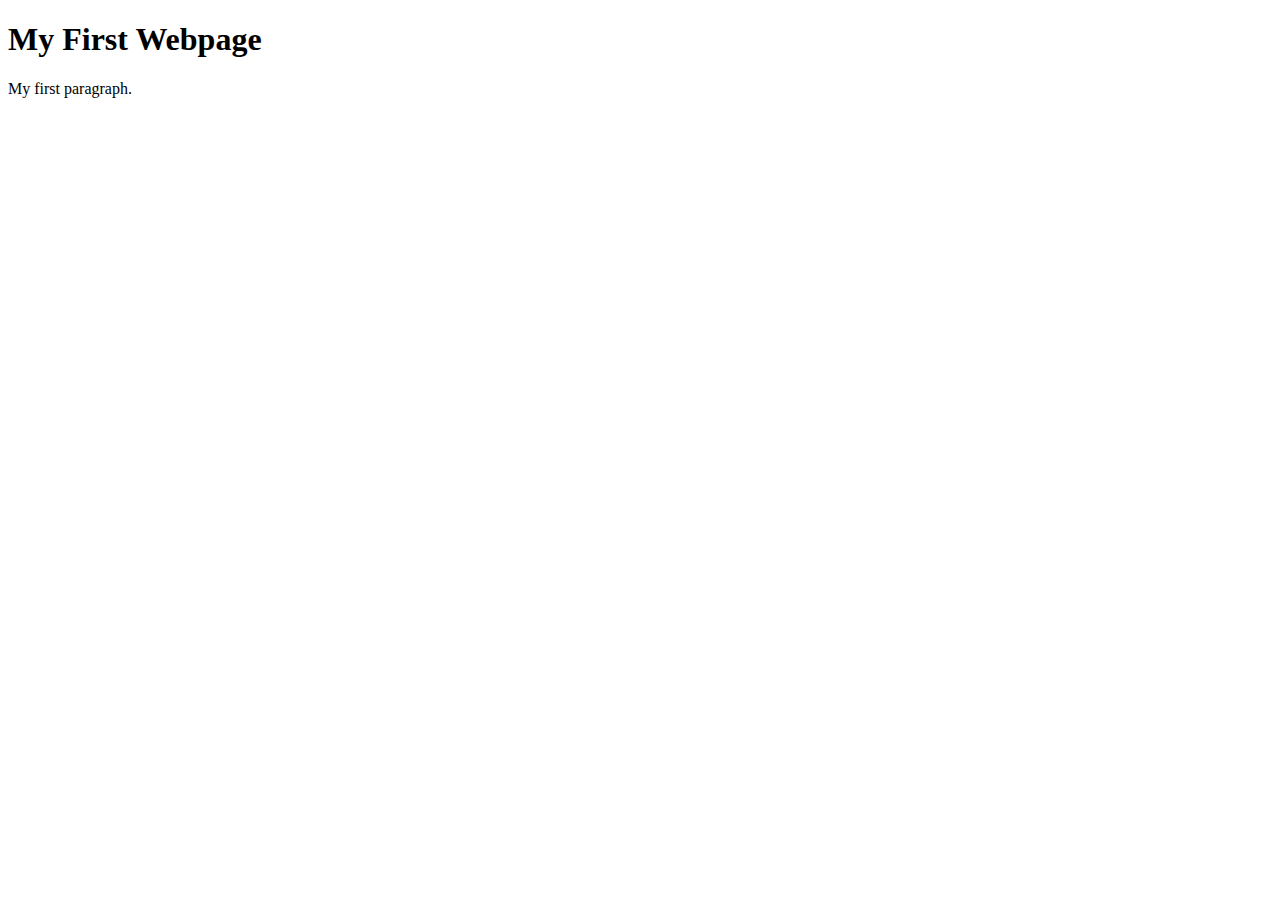
<file: 01-Test/index.html>
<!DOCTYPE html>
<html lang="en">
    <head>
        <meta charset="UTF-8" />
        <meta name="viewport" content="width=device-width, initial-scale=1.0" />
        <title>My First Webpage</title>
    </head>
    <body>
        <h1>My First Webpage</h1>
        <p>My first paragraph.</p>
    </body>
</html>
</file>
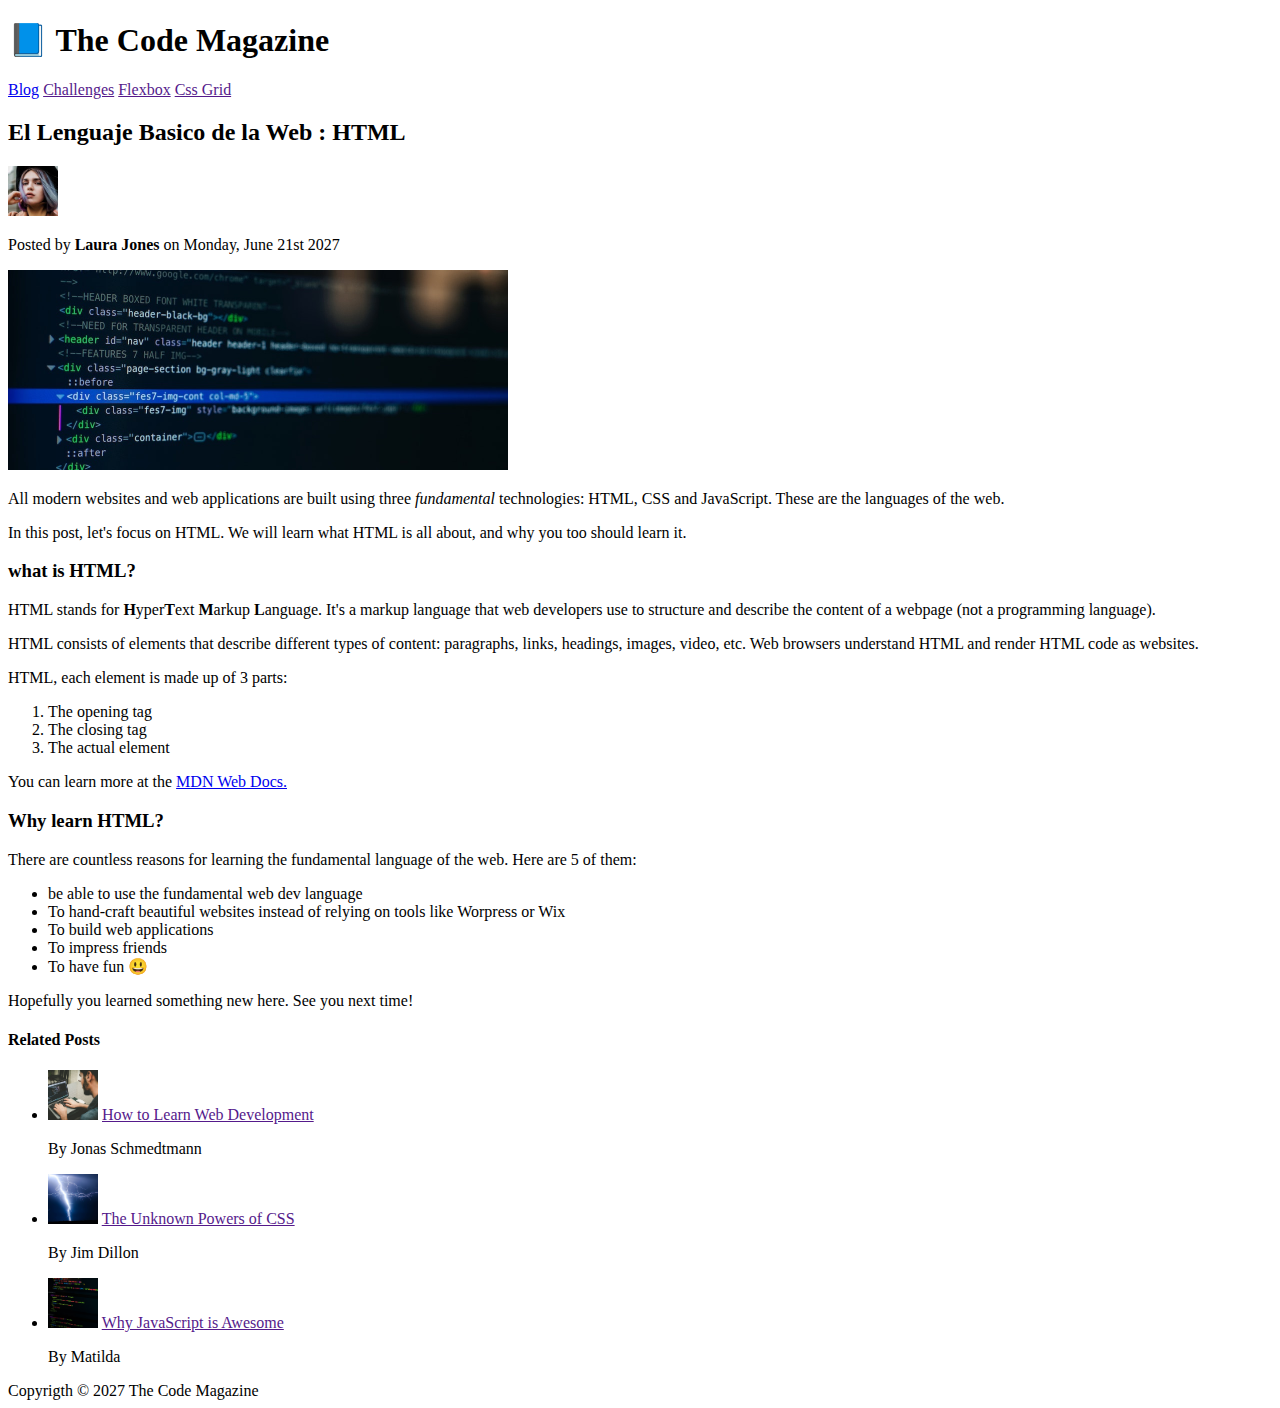
<file: 02-HTML-FUNDAMENTALS/index.html>
<!DOCTYPE html>
<html lang="en">
    <head>
        <meta charset="UTF-8" />
        <title>El Lenguaje Basico de la Web : HTML</title>
    </head>
    <body>
        <!--
        <h1>El Lenguaje Basico de la Web : HTML</h1>
        <h2>El Lenguaje Basico de la Web : HTML</h2>
        <h3>El Lenguaje Basico de la Web : HTML</h3>
        <h4>El Lenguaje Basico de la Web : HTML</h4>
        <h5>El Lenguaje Basico de la Web : HTML</h5>
        <h6>El Lenguaje Basico de la Web : HTML</h6> 
       -->
        <header>
            <h1>📘 The Code Magazine</h1>
            <nav>
                <a href="blog.html">Blog</a>
                <a href="">Challenges</a>
                <a href="">Flexbox</a>
                <a href="">Css Grid</a>
            </nav>
        </header>
        <article>
            <header>
                <h2>El Lenguaje Basico de la Web : HTML</h2>
                <img
                    src="img/laura-jones.jpg"
                    alt="laura"
                    width="50"
                    height="50"
                />
                <p>
                    Posted by <strong>Laura Jones</strong> on Monday, June 21st
                    2027
                </p>
                <img src="img/post-img.jpg" alt="code-image" width="500" />
            </header>

            <p>
                All modern websites and web applications are built using three
                <em>fundamental</em> technologies: HTML, CSS and JavaScript.
                These are the languages of the web.
            </p>
            <p>
                In this post, let's focus on HTML. We will learn what HTML is
                all about, and why you too should learn it.
            </p>
            <h3>what is HTML?</h3>
            <p>
                HTML stands for <strong>H</strong>yper<strong>T</strong>ext
                <strong>M</strong>arkup <strong>L</strong>anguage. It's a markup
                language that web developers use to structure and describe the
                content of a webpage (not a programming language).
            </p>
            <p>
                HTML consists of elements that describe different types of
                content: paragraphs, links, headings, images, video, etc. Web
                browsers understand HTML and render HTML code as websites.
            </p>
            <p>HTML, each element is made up of 3 parts:</p>
            <ol>
                <li>The opening tag</li>
                <li>The closing tag</li>
                <li>The actual element</li>
            </ol>

            <p>
                You can learn more at the
                <a
                    href="https://developer.mozilla.org/es/docs/Web/HTML"
                    target="_blank"
                    >MDN Web Docs.</a
                >
            </p>

            <h3>Why learn HTML?</h3>
            <p>
                There are countless reasons for learning the fundamental
                language of the web. Here are 5 of them:
            </p>
            <ul>
                <li>be able to use the fundamental web dev language</li>
                <li>
                    To hand-craft beautiful websites instead of relying on tools
                    like Worpress or Wix
                </li>
                <li>To build web applications</li>
                <li>To impress friends</li>
                <li>To have fun 😃</li>
            </ul>
            <p>Hopefully you learned something new here. See you next time!</p>
        </article>
        <aside>
            <h4>Related Posts</h4>
            <ul>
                <li>
                    <img src="img/related-1.jpg" alt="related-1" width="50" />
                    <a href="">How to Learn Web Development </a>
                    <p>By Jonas Schmedtmann</p>
                </li>
                <li>
                    <img src="img/related-2.jpg" alt="related-1" width="50" />
                    <a href="">The Unknown Powers of CSS </a>
                    <p>By Jim Dillon</p>
                </li>
                <li>
                    <img src="img/related-3.jpg" alt="related-1" width="50" />
                    <a href="">Why JavaScript is Awesome </a>
                    <p>By Matilda</p>
                </li>
            </ul>
        </aside>

        <footer>Copyrigth &copy; 2027 The Code Magazine</footer>
    </body>
</html>
</file>
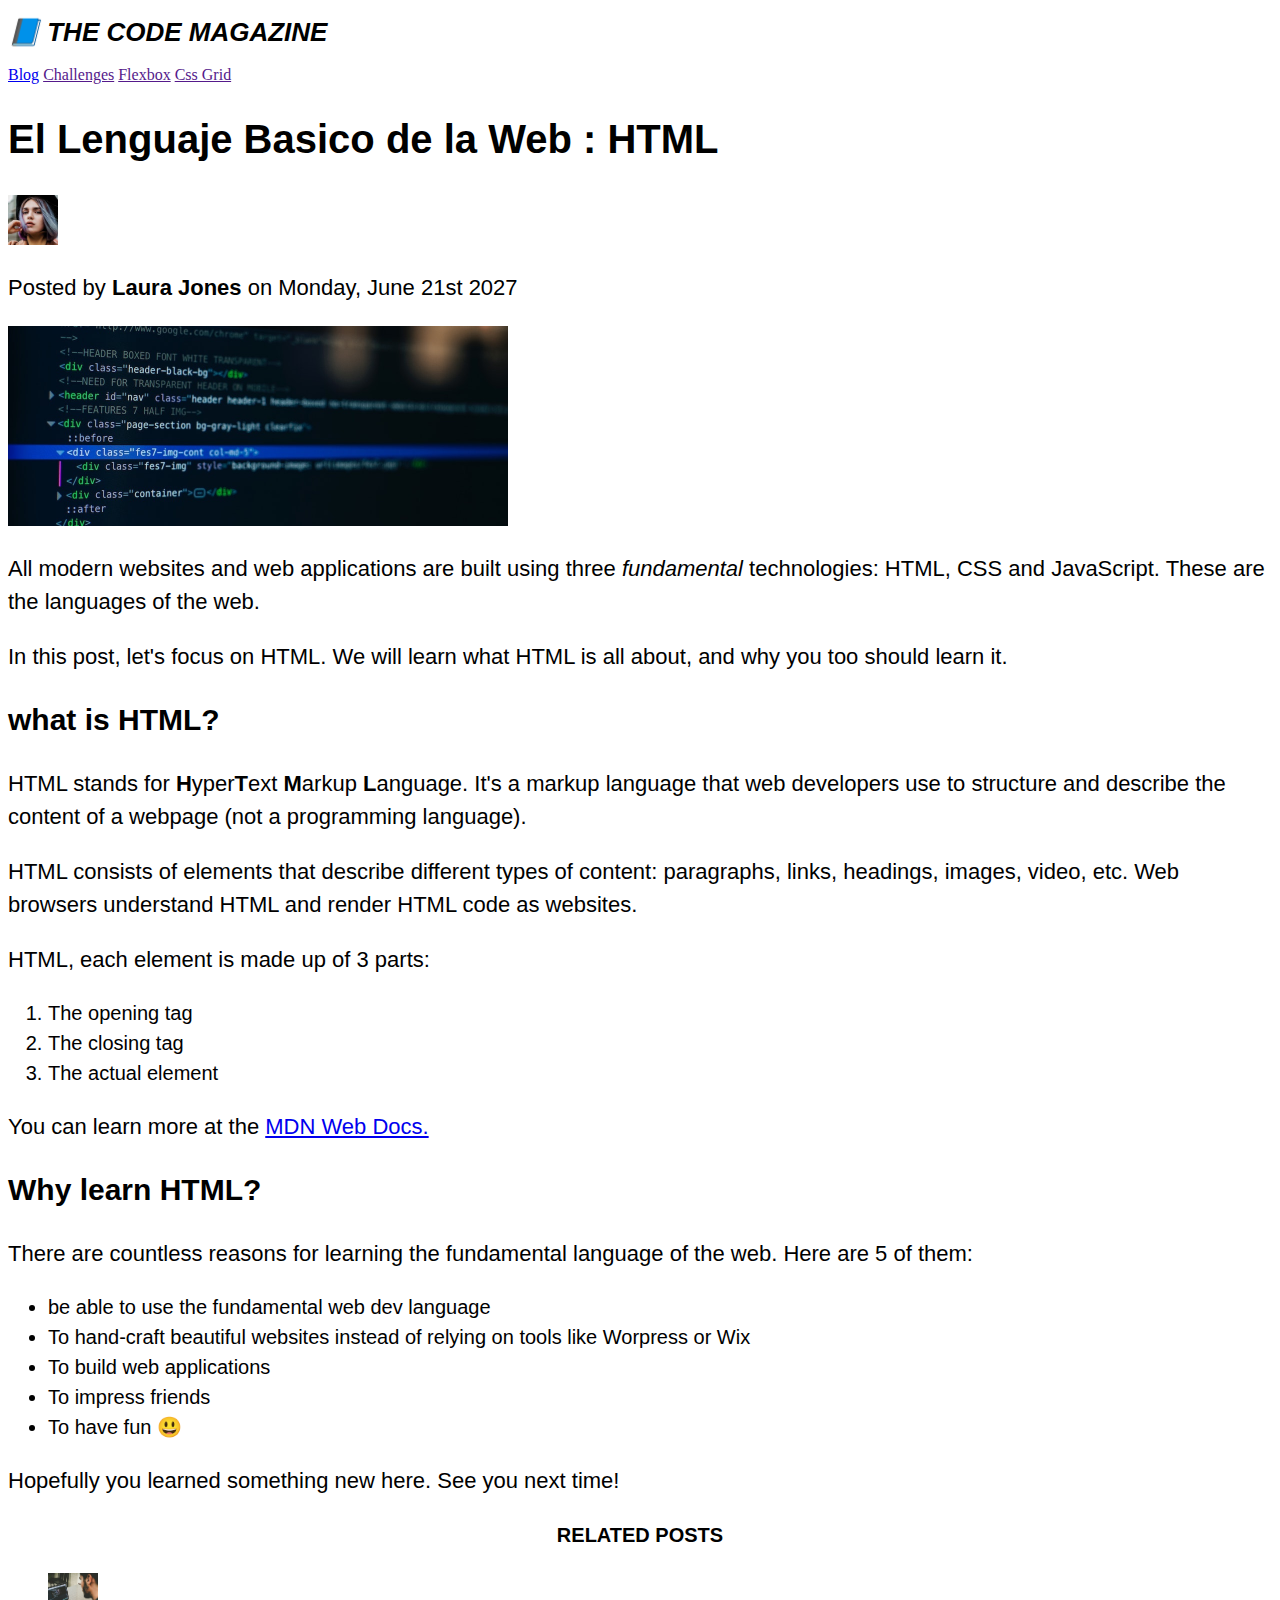
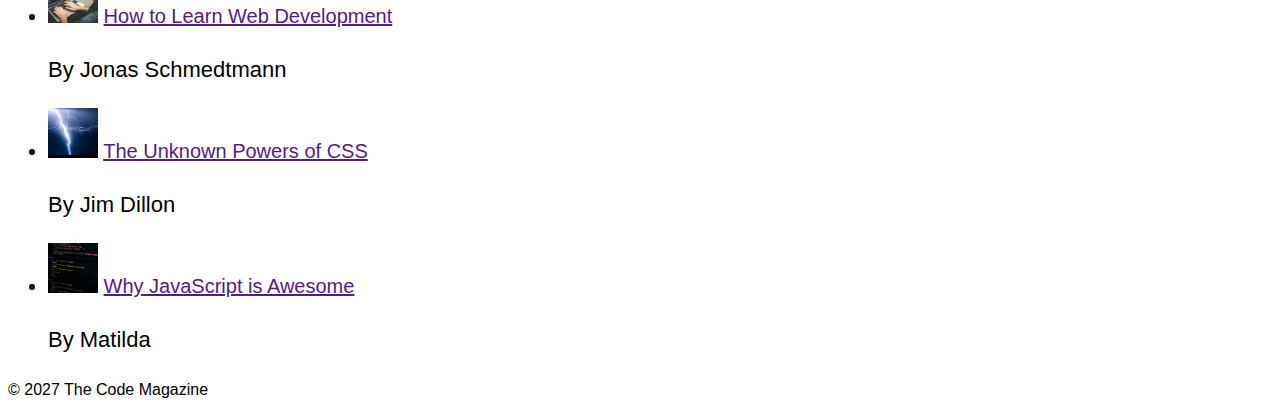
<file: 03-CSS-FUNDAMENTALS/index.html>
<!DOCTYPE html>
<html lang="en">
    <head>
        <meta charset="UTF-8" />
        <title>El Lenguaje Basico de la Web : HTML</title>
        <link rel="stylesheet" href="style.css" />
    </head>
    <body>
        <!--
        <h1>El Lenguaje Basico de la Web : HTML</h1>
        <h2>El Lenguaje Basico de la Web : HTML</h2>
        <h3>El Lenguaje Basico de la Web : HTML</h3>
        <h4>El Lenguaje Basico de la Web : HTML</h4>
        <h5>El Lenguaje Basico de la Web : HTML</h5>
        <h6>El Lenguaje Basico de la Web : HTML</h6> 
       -->
        <header>
            <h1>📘 The Code Magazine</h1>
            <nav>
                <a href="blog.html">Blog</a>
                <a href="">Challenges</a>
                <a href="">Flexbox</a>
                <a href="">Css Grid</a>
            </nav>
        </header>
        <article>
            <header>
                <h2>El Lenguaje Basico de la Web : HTML</h2>
                <img
                    src="img/laura-jones.jpg"
                    alt="laura"
                    width="50"
                    height="50"
                />
                <p>
                    Posted by <strong>Laura Jones</strong> on Monday, June 21st
                    2027
                </p>
                <img src="img/post-img.jpg" alt="code-image" width="500" />
            </header>

            <p>
                All modern websites and web applications are built using three
                <em>fundamental</em> technologies: HTML, CSS and JavaScript.
                These are the languages of the web.
            </p>
            <p>
                In this post, let's focus on HTML. We will learn what HTML is
                all about, and why you too should learn it.
            </p>
            <h3>what is HTML?</h3>
            <p>
                HTML stands for <strong>H</strong>yper<strong>T</strong>ext
                <strong>M</strong>arkup <strong>L</strong>anguage. It's a markup
                language that web developers use to structure and describe the
                content of a webpage (not a programming language).
            </p>
            <p>
                HTML consists of elements that describe different types of
                content: paragraphs, links, headings, images, video, etc. Web
                browsers understand HTML and render HTML code as websites.
            </p>
            <p>HTML, each element is made up of 3 parts:</p>
            <ol>
                <li>The opening tag</li>
                <li>The closing tag</li>
                <li>The actual element</li>
            </ol>

            <p>
                You can learn more at the
                <a
                    href="https://developer.mozilla.org/es/docs/Web/HTML"
                    target="_blank"
                    >MDN Web Docs.</a
                >
            </p>

            <h3>Why learn HTML?</h3>
            <p>
                There are countless reasons for learning the fundamental
                language of the web. Here are 5 of them:
            </p>
            <ul>
                <li>be able to use the fundamental web dev language</li>
                <li>
                    To hand-craft beautiful websites instead of relying on tools
                    like Worpress or Wix
                </li>
                <li>To build web applications</li>
                <li>To impress friends</li>
                <li>To have fun 😃</li>
            </ul>
            <p>Hopefully you learned something new here. See you next time!</p>
        </article>
        <aside>
            <h4>Related Posts</h4>
            <ul>
                <li>
                    <img src="img/related-1.jpg" alt="related-1" width="50" />
                    <a href="">How to Learn Web Development </a>
                    <p>By Jonas Schmedtmann</p>
                </li>
                <li>
                    <img src="img/related-2.jpg" alt="related-1" width="50" />
                    <a href="">The Unknown Powers of CSS </a>
                    <p>By Jim Dillon</p>
                </li>
                <li>
                    <img src="img/related-3.jpg" alt="related-1" width="50" />
                    <a href="">Why JavaScript is Awesome </a>
                    <p>By Matilda</p>
                </li>
            </ul>
        </aside>

        <footer>
            <p>&copy; 2027 The Code Magazine</p>
        </footer>
    </body>
</html>
</file>
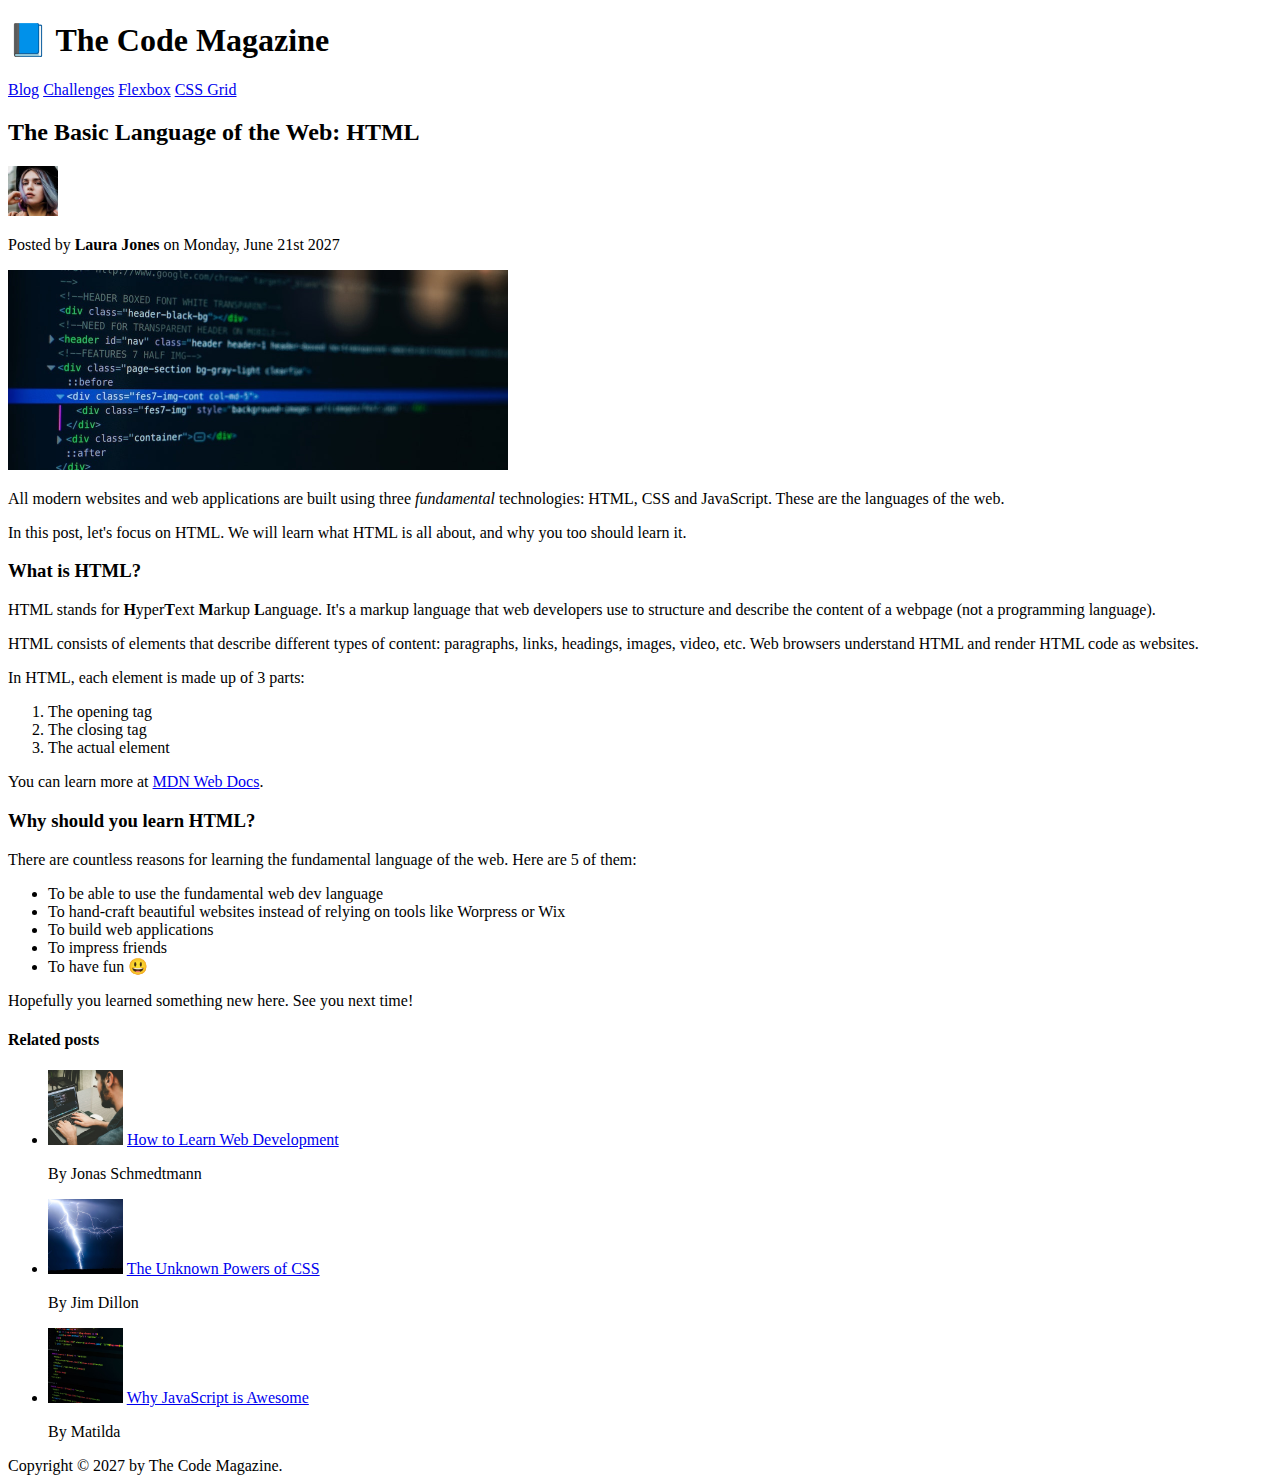
<file: html-css-course-master/final/02-HTML-Fundamentals/index.html>
<!DOCTYPE html>
<html lang="en">
  <head>
    <meta charset="UTF-8" />
    <title>The Basic Language of the Web: HTML</title>
  </head>

  <body>
    <!--
    <h1>The Basic Language of the Web: HTML</h1>
    <h2>The Basic Language of the Web: HTML</h2>
    <h3>The Basic Language of the Web: HTML</h3>
    <h4>The Basic Language of the Web: HTML</h4>
    <h5>The Basic Language of the Web: HTML</h5>
    <h6>The Basic Language of the Web: HTML</h6>
    -->

    <header>
      <h1>📘 The Code Magazine</h1>

      <nav>
        <a href="blog.html">Blog</a>
        <a href="#">Challenges</a>
        <a href="#">Flexbox</a>
        <a href="#">CSS Grid</a>
      </nav>
    </header>

    <article>
      <header>
        <h2>The Basic Language of the Web: HTML</h2>

        <img
          src="img/laura-jones.jpg"
          alt="Headshot of Laura Jones"
          height="50"
          width="50"
        />

        <p>Posted by <strong>Laura Jones</strong> on Monday, June 21st 2027</p>

        <img
          src="img/post-img.jpg"
          alt="HTML code on a screen"
          width="500"
          height="200"
        />
      </header>

      <p>
        All modern websites and web applications are built using three
        <em>fundamental</em>
        technologies: HTML, CSS and JavaScript. These are the languages of the
        web.
      </p>

      <p>
        In this post, let's focus on HTML. We will learn what HTML is all about,
        and why you too should learn it.
      </p>

      <h3>What is HTML?</h3>
      <p>
        HTML stands for <strong>H</strong>yper<strong>T</strong>ext
        <strong>M</strong>arkup <strong>L</strong>anguage. It's a markup
        language that web developers use to structure and describe the content
        of a webpage (not a programming language).
      </p>
      <p>
        HTML consists of elements that describe different types of content:
        paragraphs, links, headings, images, video, etc. Web browsers understand
        HTML and render HTML code as websites.
      </p>
      <p>In HTML, each element is made up of 3 parts:</p>

      <ol>
        <li>The opening tag</li>
        <li>The closing tag</li>
        <li>The actual element</li>
      </ol>

      <p>
        You can learn more at
        <a
          href="https://developer.mozilla.org/en-US/docs/Web/HTML"
          target="_blank"
          >MDN Web Docs</a
        >.
      </p>

      <h3>Why should you learn HTML?</h3>

      <p>
        There are countless reasons for learning the fundamental language of the
        web. Here are 5 of them:
      </p>

      <ul>
        <li>To be able to use the fundamental web dev language</li>
        <li>
          To hand-craft beautiful websites instead of relying on tools like
          Worpress or Wix
        </li>
        <li>To build web applications</li>
        <li>To impress friends</li>
        <li>To have fun 😃</li>
      </ul>

      <p>Hopefully you learned something new here. See you next time!</p>
    </article>

    <aside>
      <h4>Related posts</h4>

      <ul>
        <li>
          <img
            src="img/related-1.jpg"
            alt="Person programming"
            width="75"
            width="75"
          />
          <a href="#">How to Learn Web Development</a>
          <p>By Jonas Schmedtmann</p>
        </li>
        <li>
          <img src="img/related-2.jpg" alt="Lightning" width="75" heigth="75" />
          <a href="#">The Unknown Powers of CSS</a>
          <p>By Jim Dillon</p>
        </li>
        <li>
          <img
            src="img/related-3.jpg"
            alt="JavaScript code on a screen"
            width="75"
            height="75"
          />
          <a href="#">Why JavaScript is Awesome</a>
          <p>By Matilda</p>
        </li>
      </ul>
    </aside>

    <footer>Copyright &copy; 2027 by The Code Magazine.</footer>
  </body>
</html>
</file>
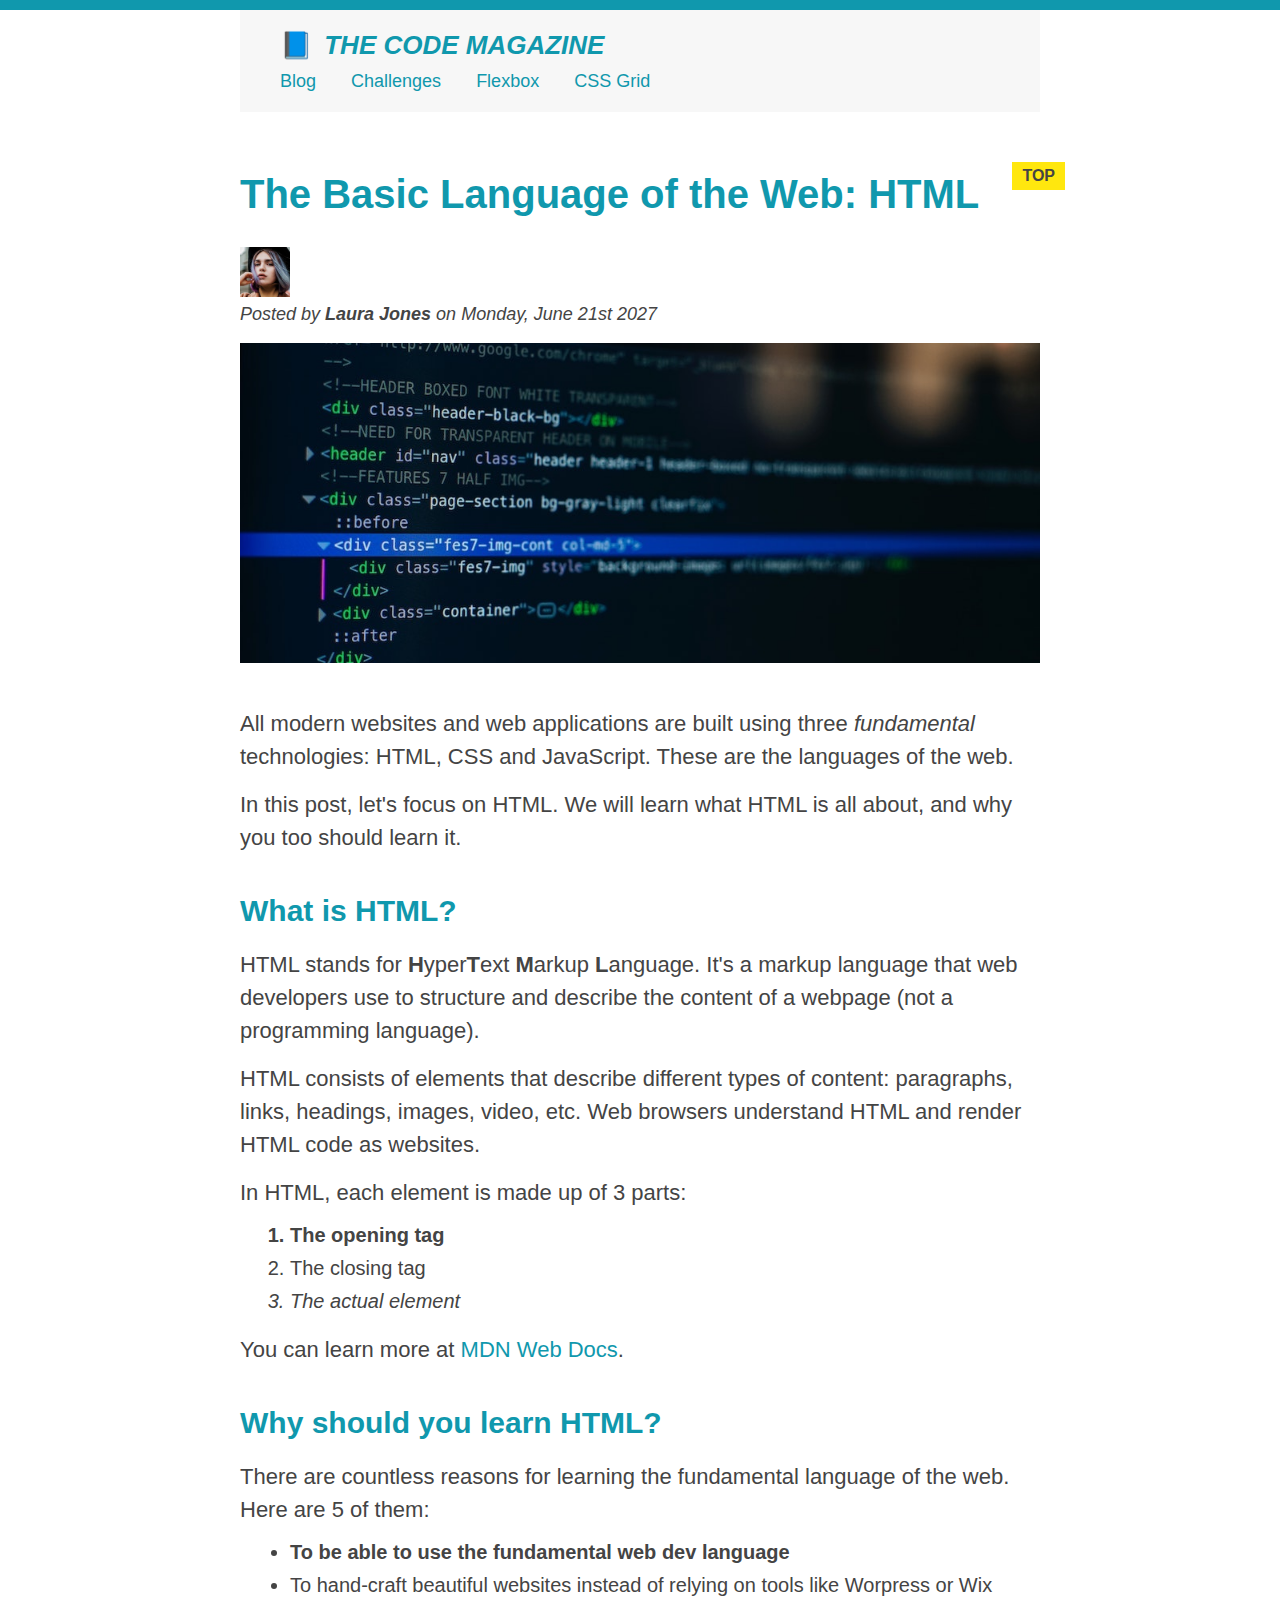
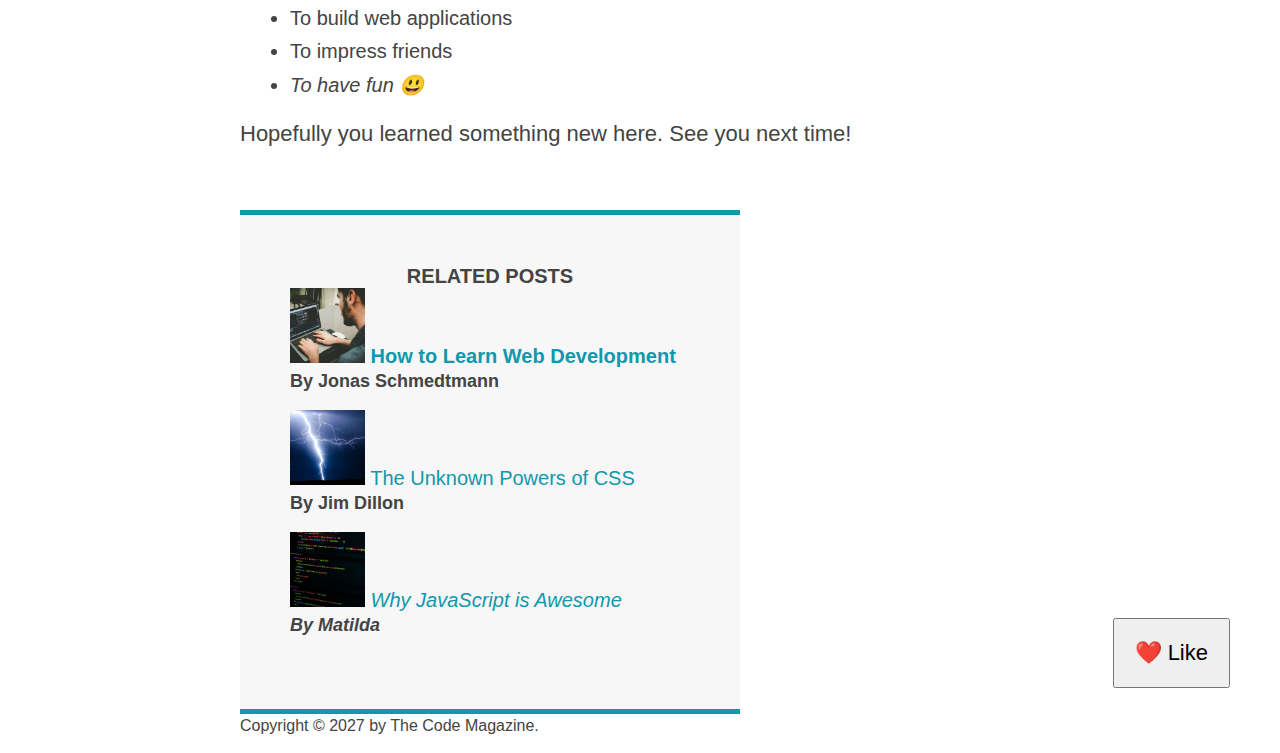
<file: html-css-course-master/final/03-CSS-Fundamentals/index.html>
<!DOCTYPE html>
<html lang="en">
  <head>
    <meta charset="UTF-8" />
    <link href="style.css" rel="stylesheet" />

    <title>The Basic Language of the Web: HTML</title>
  </head>

  <body>
    <!--
    <h1>The Basic Language of the Web: HTML</h1>
    <h2>The Basic Language of the Web: HTML</h2>
    <h3>The Basic Language of the Web: HTML</h3>
    <h4>The Basic Language of the Web: HTML</h4>
    <h5>The Basic Language of the Web: HTML</h5>
    <h6>The Basic Language of the Web: HTML</h6>
    -->

    <div class="container">
      <header class="main-header">
        <h1>📘 The Code Magazine</h1>

        <nav>
          <!-- <strong>This is the navigation</strong> -->
          <a href="blog.html">Blog</a>
          <a href="#">Challenges</a>
          <a href="#">Flexbox</a>
          <a href="#">CSS Grid</a>
        </nav>
      </header>

      <article>
        <header class="post-header">
          <h2>The Basic Language of the Web: HTML</h2>

          <img
            src="img/laura-jones.jpg"
            alt="Headshot of Laura Jones"
            height="50"
            width="50"
          />

          <p id="author">
            Posted by <strong>Laura Jones</strong> on Monday, June 21st 2027
          </p>

          <img
            src="img/post-img.jpg"
            alt="HTML code on a screen"
            width="500"
            height="200"
            class="post-img"
          />
          <button>❤️ Like</button>
        </header>

        <p>
          All modern websites and web applications are built using three
          <em>fundamental</em>
          technologies: HTML, CSS and JavaScript. These are the languages of the
          web.
        </p>

        <p>
          In this post, let's focus on HTML. We will learn what HTML is all
          about, and why you too should learn it.
        </p>

        <h3>What is HTML?</h3>
        <p>
          HTML stands for <strong>H</strong>yper<strong>T</strong>ext
          <strong>M</strong>arkup <strong>L</strong>anguage. It's a markup
          language that web developers use to structure and describe the content
          of a webpage (not a programming language).
        </p>
        <p>
          HTML consists of elements that describe different types of content:
          paragraphs, links, headings, images, video, etc. Web browsers
          understand HTML and render HTML code as websites.
        </p>
        <p>In HTML, each element is made up of 3 parts:</p>

        <ol>
          <li class="first-li">The opening tag</li>
          <li>The closing tag</li>
          <li>The actual element</li>
        </ol>

        <p>
          You can learn more at
          <a
            href="https://developer.mozilla.org/en-US/docs/Web/HTML"
            target="_blank"
            >MDN Web Docs</a
          >.
        </p>

        <h3>Why should you learn HTML?</h3>

        <p>
          There are countless reasons for learning the fundamental language of
          the web. Here are 5 of them:
        </p>

        <ul>
          <li class="first-li">
            To be able to use the fundamental web dev language
          </li>
          <li>
            To hand-craft beautiful websites instead of relying on tools like
            Worpress or Wix
          </li>
          <li>To build web applications</li>
          <li>To impress friends</li>
          <li>To have fun 😃</li>
        </ul>

        <p>Hopefully you learned something new here. See you next time!</p>
      </article>

      <aside>
        <h4>Related posts</h4>

        <ul class="related">
          <li>
            <img
              src="img/related-1.jpg"
              alt="Person programming"
              width="75"
              height="75"
            />
            <a href="#">How to Learn Web Development</a>
            <p class="related-author">By Jonas Schmedtmann</p>
          </li>
          <li>
            <img
              src="img/related-2.jpg"
              alt="Lightning"
              width="75"
              height="75"
            />
            <a href="#">The Unknown Powers of CSS</a>
            <p class="related-author">By Jim Dillon</p>
          </li>
          <li>
            <img
              src="img/related-3.jpg"
              alt="JavaScript code on a screen"
              width="75"
              height="75"
            />
            <a href="#">Why JavaScript is Awesome</a>
            <p class="related-author">By Matilda</p>
          </li>
        </ul>
      </aside>

      <footer>
        <p id="copyright" class="copyright text">
          Copyright &copy; 2027 by The Code Magazine.
        </p>
      </footer>
    </div>
  </body>
</html>
</file>
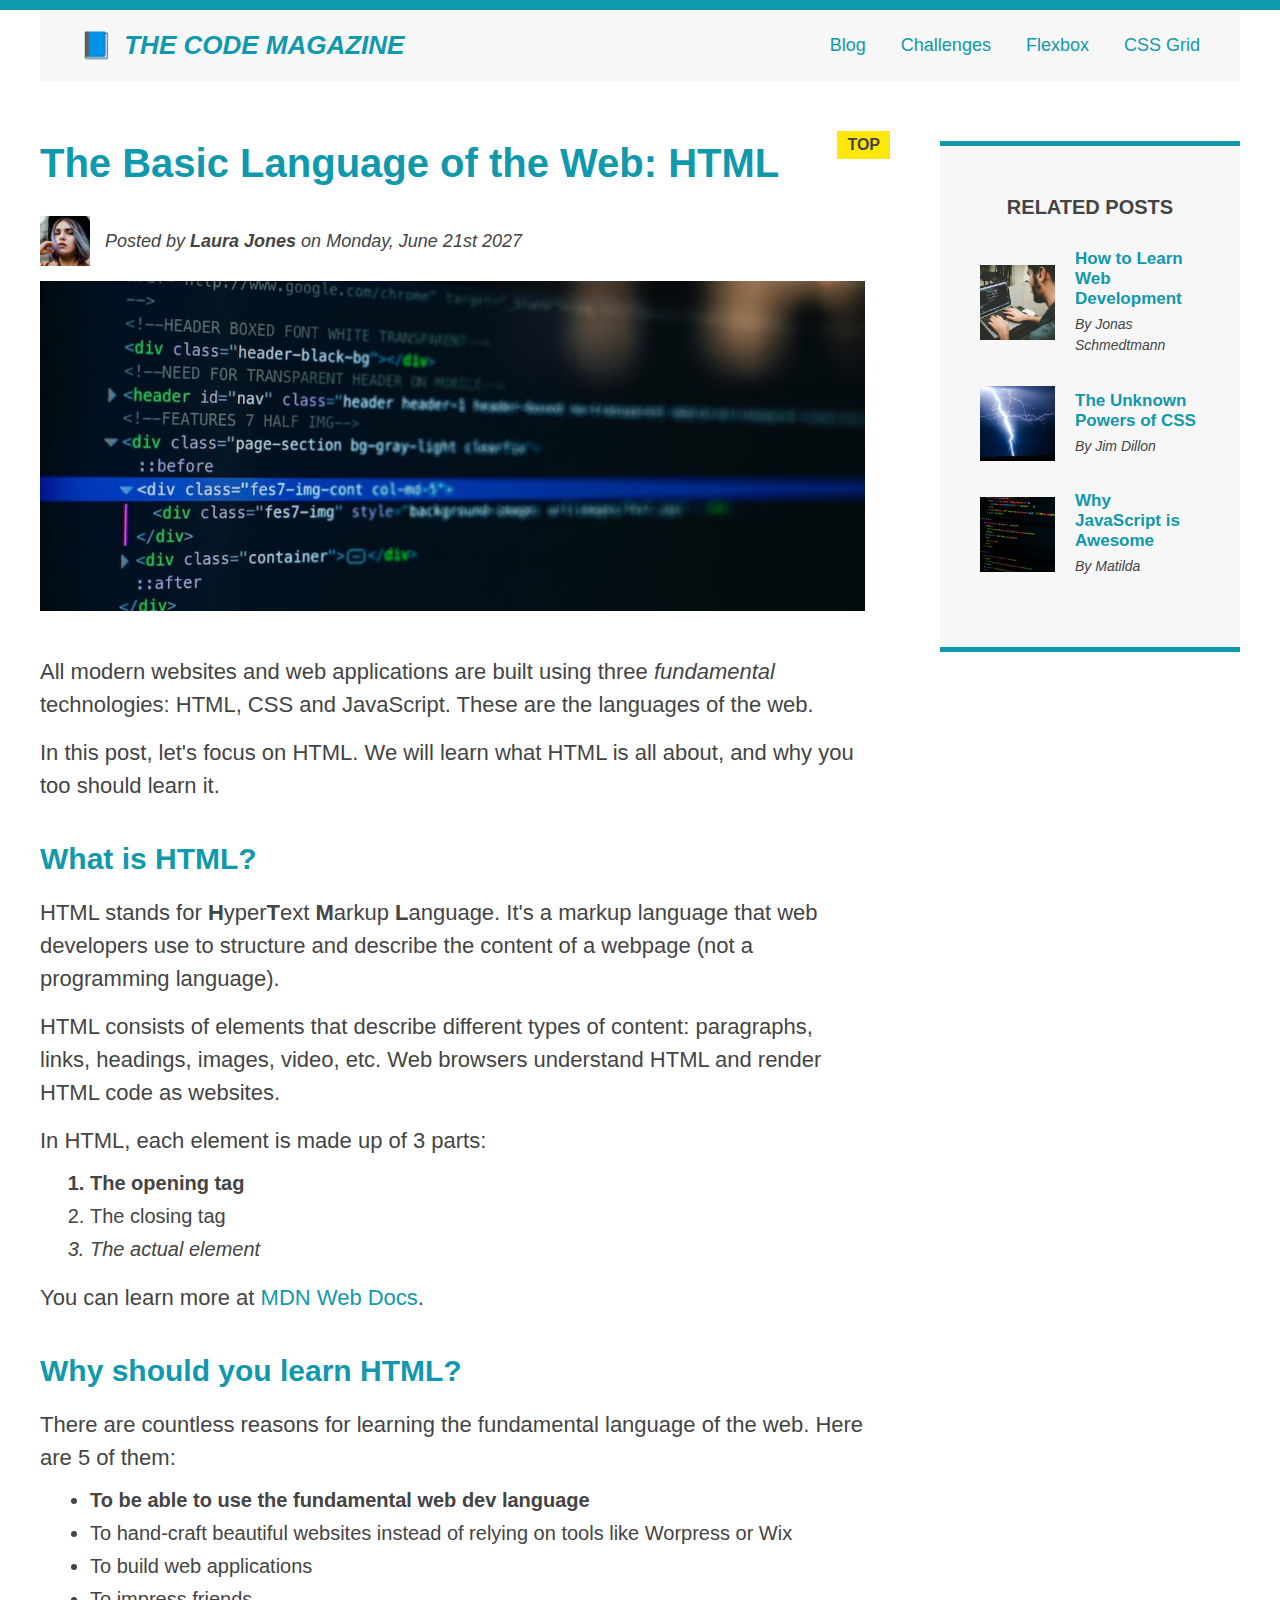
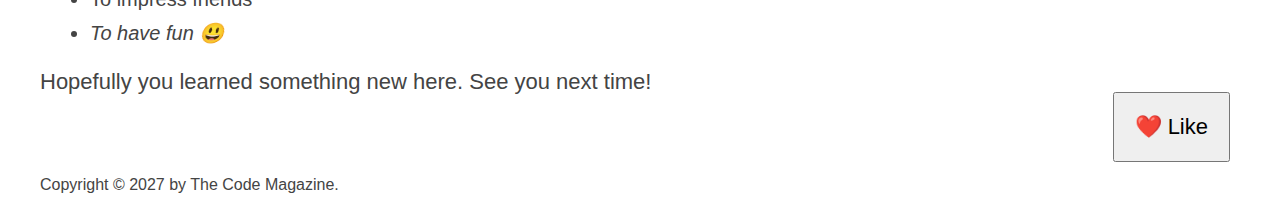
<file: html-css-course-master/final/04-CSS-Layouts/index.html>
<!DOCTYPE html>
<html lang="en">
  <head>
    <meta charset="UTF-8" />
    <link href="style.css" rel="stylesheet" />

    <title>The Basic Language of the Web: HTML</title>
  </head>

  <body>
    <!--
    <h1>The Basic Language of the Web: HTML</h1>
    <h2>The Basic Language of the Web: HTML</h2>
    <h3>The Basic Language of the Web: HTML</h3>
    <h4>The Basic Language of the Web: HTML</h4>
    <h5>The Basic Language of the Web: HTML</h5>
    <h6>The Basic Language of the Web: HTML</h6>
    -->

    <div class="container">
      <header class="main-header clearfix">
        <h1>📘 The Code Magazine</h1>

        <nav>
          <!-- <strong>This is the navigation</strong> -->
          <a href="blog.html">Blog</a>
          <a href="#">Challenges</a>
          <a href="flexbox.html">Flexbox</a>
          <a href="css-grid.html">CSS Grid</a>
        </nav>

        <!-- <div class="clear"></div> -->
      </header>

      <!-- ONLY NECESSARY FOR FLEXBOX -->
      <!-- <div class="row"> -->
      <article>
        <header class="post-header">
          <h2>The Basic Language of the Web: HTML</h2>

          <div class="author-box">
            <img
              src="img/laura-jones.jpg"
              alt="Headshot of Laura Jones"
              height="50"
              width="50"
              class="author-img"
            />

            <p id="author" class="author">
              Posted by <strong>Laura Jones</strong> on Monday, June 21st 2027
            </p>
          </div>

          <img
            src="img/post-img.jpg"
            alt="HTML code on a screen"
            width="500"
            height="200"
            class="post-img"
          />
          <button>❤️ Like</button>
        </header>

        <p>
          All modern websites and web applications are built using three
          <em>fundamental</em>
          technologies: HTML, CSS and JavaScript. These are the languages of the
          web.
        </p>

        <p>
          In this post, let's focus on HTML. We will learn what HTML is all
          about, and why you too should learn it.
        </p>

        <h3>What is HTML?</h3>
        <p>
          HTML stands for <strong>H</strong>yper<strong>T</strong>ext
          <strong>M</strong>arkup <strong>L</strong>anguage. It's a markup
          language that web developers use to structure and describe the content
          of a webpage (not a programming language).
        </p>
        <p>
          HTML consists of elements that describe different types of content:
          paragraphs, links, headings, images, video, etc. Web browsers
          understand HTML and render HTML code as websites.
        </p>
        <p>In HTML, each element is made up of 3 parts:</p>

        <ol>
          <li class="first-li">The opening tag</li>
          <li>The closing tag</li>
          <li>The actual element</li>
        </ol>

        <p>
          You can learn more at
          <a
            href="https://developer.mozilla.org/en-US/docs/Web/HTML"
            target="_blank"
            >MDN Web Docs</a
          >.
        </p>

        <h3>Why should you learn HTML?</h3>

        <p>
          There are countless reasons for learning the fundamental language of
          the web. Here are 5 of them:
        </p>

        <ul>
          <li class="first-li">
            To be able to use the fundamental web dev language
          </li>
          <li>
            To hand-craft beautiful websites instead of relying on tools like
            Worpress or Wix
          </li>
          <li>To build web applications</li>
          <li>To impress friends</li>
          <li>To have fun 😃</li>
        </ul>

        <p>Hopefully you learned something new here. See you next time!</p>
      </article>

      <aside>
        <h4>Related posts</h4>

        <ul class="related">
          <li class="related-post">
            <img
              src="img/related-1.jpg"
              alt="Person programming"
              width="75"
              height="75"
            />
            <div>
              <a href="#" class="related-link">How to Learn Web Development</a>
              <p class="related-author">By Jonas Schmedtmann</p>
            </div>
          </li>
          <li class="related-post">
            <img
              src="img/related-2.jpg"
              alt="Lightning"
              width="75"
              height="75"
            />
            <div>
              <a href="#" class="related-link">The Unknown Powers of CSS</a>
              <p class="related-author">By Jim Dillon</p>
            </div>
          </li>
          <li class="related-post">
            <img
              src="img/related-3.jpg"
              alt="JavaScript code on a screen"
              width="75"
              height="75"
            />
            <div>
              <a href="#" class="related-link">Why JavaScript is Awesome</a>
              <p class="related-author">By Matilda</p>
            </div>
          </li>
        </ul>
      </aside>
      <!-- </div> -->

      <footer>
        <p id="copyright" class="copyright text">
          Copyright &copy; 2027 by The Code Magazine.
        </p>
      </footer>
    </div>
  </body>
</html>
</file>
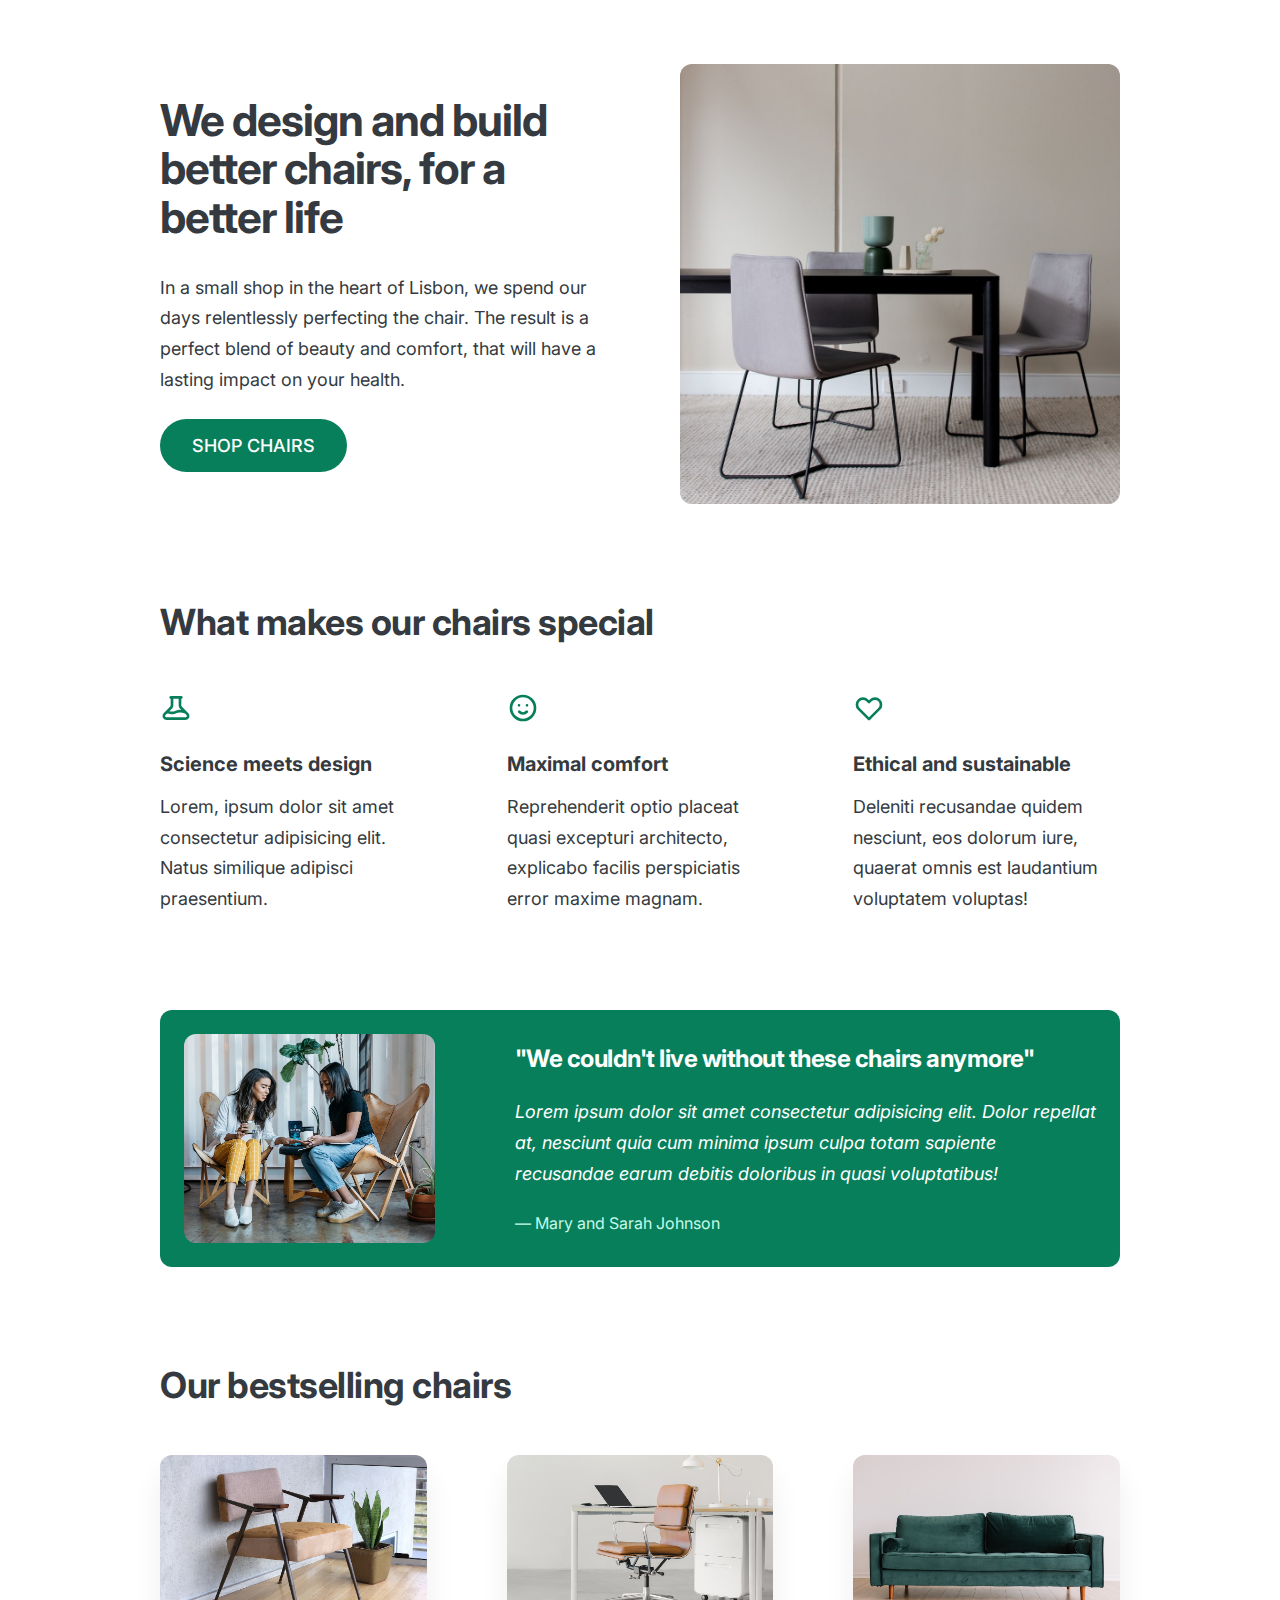
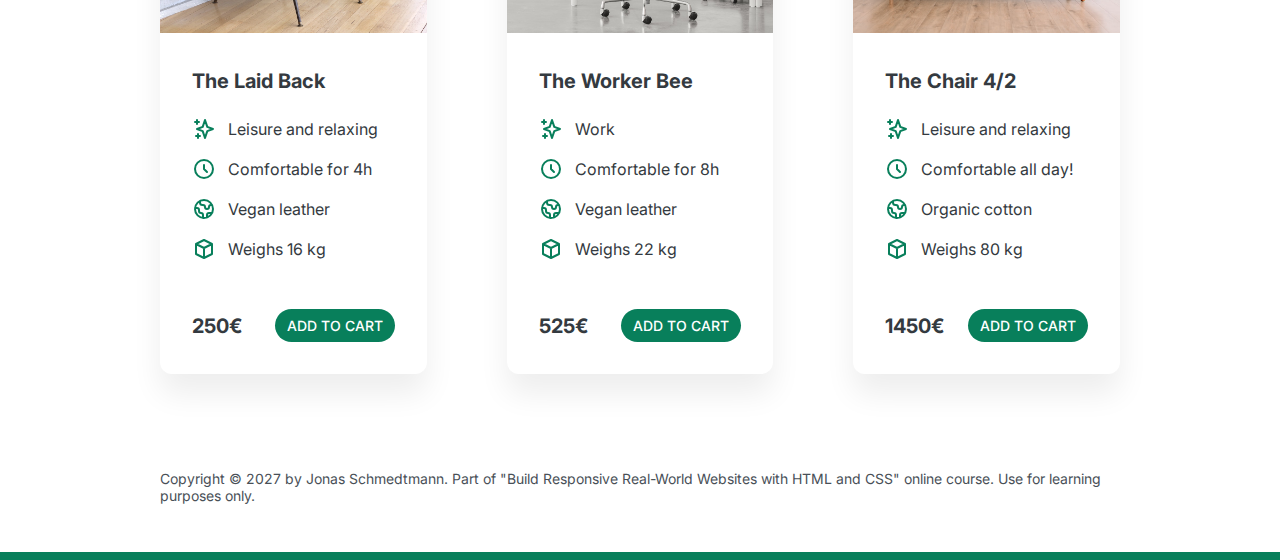
<file: html-css-course-master/final/05-Design/index.html>
<!DOCTYPE html>
<html lang="en">
  <head>
    <meta charset="UTF-8" />
    <meta http-equiv="X-UA-Compatible" content="IE=edge" />
    <meta name="viewport" content="width=device-width, initial-scale=1.0" />

    <link rel="preconnect" href="https://fonts.gstatic.com" />
    <link
      href="https://fonts.googleapis.com/css2?family=Inter:wght@400;500;700&display=swap"
      rel="stylesheet"
    />

    <link rel="stylesheet" href="style.css" />
    <title>Lisbon Chair Shop</title>
  </head>
  <body>
    <div class="container">
      <header>
        <div class="header-text-box">
          <h1>We design and build better chairs, for a better life</h1>
          <p class="header-text">
            In a small shop in the heart of Lisbon, we spend our days
            relentlessly perfecting the chair. The result is a perfect blend of
            beauty and comfort, that will have a lasting impact on your health.
          </p>
          <a class="btn btn--big" href="#">Shop chairs</a>
        </div>
        <img src="hero.jpg" alt="Photo" />
      </header>

      <section>
        <h2>What makes our chairs special</h2>
        <div class="grid-3-cols">
          <div>
            <svg
              xmlns="http://www.w3.org/2000/svg"
              class="features-icon"
              fill="none"
              viewBox="0 0 24 24"
              stroke="currentColor"
            >
              <path
                stroke-linecap="round"
                stroke-linejoin="round"
                stroke-width="2"
                d="M19.428 15.428a2 2 0 00-1.022-.547l-2.387-.477a6 6 0 00-3.86.517l-.318.158a6 6 0 01-3.86.517L6.05 15.21a2 2 0 00-1.806.547M8 4h8l-1 1v5.172a2 2 0 00.586 1.414l5 5c1.26 1.26.367 3.414-1.415 3.414H4.828c-1.782 0-2.674-2.154-1.414-3.414l5-5A2 2 0 009 10.172V5L8 4z"
              />
            </svg>
            <p class="features-title"><strong>Science meets design</strong></p>
            <p class="features-text">
              Lorem, ipsum dolor sit amet consectetur adipisicing elit. Natus
              similique adipisci praesentium.
            </p>
          </div>

          <div>
            <svg
              xmlns="http://www.w3.org/2000/svg"
              class="features-icon"
              fill="none"
              viewBox="0 0 24 24"
              stroke="currentColor"
            >
              <path
                stroke-linecap="round"
                stroke-linejoin="round"
                stroke-width="2"
                d="M14.828 14.828a4 4 0 01-5.656 0M9 10h.01M15 10h.01M21 12a9 9 0 11-18 0 9 9 0 0118 0z"
              />
            </svg>
            <p class="features-title">
              <strong>Maximal comfort</strong>
            </p>
            <p class="features-text">
              Reprehenderit optio placeat quasi excepturi architecto, explicabo
              facilis perspiciatis error maxime magnam.
            </p>
          </div>

          <div>
            <svg
              xmlns="http://www.w3.org/2000/svg"
              class="features-icon"
              fill="none"
              viewBox="0 0 24 24"
              stroke="currentColor"
            >
              <path
                stroke-linecap="round"
                stroke-linejoin="round"
                stroke-width="2"
                d="M4.318 6.318a4.5 4.5 0 000 6.364L12 20.364l7.682-7.682a4.5 4.5 0 00-6.364-6.364L12 7.636l-1.318-1.318a4.5 4.5 0 00-6.364 0z"
              />
            </svg>
            <p class="features-title">
              <strong>Ethical and sustainable</strong>
            </p>
            <p class="features-text">
              Deleniti recusandae quidem nesciunt, eos dolorum iure, quaerat
              omnis est laudantium voluptatem voluptas!
            </p>
          </div>
        </div>
      </section>

      <section class="testimonial-section">
        <div class="grid-3-cols">
          <img src="customers.jpg" alt="People sitting on chairs" />
          <div class="testimonial-box">
            <h2>"We couldn't live without these chairs anymore"</h2>
            <blockquote class="testimonial-text">
              Lorem ipsum dolor sit amet consectetur adipisicing elit. Dolor
              repellat at, nesciunt quia cum minima ipsum culpa totam sapiente
              recusandae earum debitis doloribus in quasi voluptatibus!
            </blockquote>
            <p class="testimonial-author">&mdash; Mary and Sarah Johnson</p>
          </div>
        </div>
      </section>

      <section>
        <h2>Our bestselling chairs</h2>
        <div class="grid-3-cols">
          <figure class="chair">
            <img src="chair-1.jpg" alt="Chair" />
            <div class="chair-box">
              <h3>The Laid Back</h3>
              <ul class="chair-details">
                <li>
                  <svg
                    xmlns="http://www.w3.org/2000/svg"
                    class="chair-icon"
                    fill="none"
                    viewBox="0 0 24 24"
                    stroke="currentColor"
                  >
                    <path
                      stroke-linecap="round"
                      stroke-linejoin="round"
                      stroke-width="2"
                      d="M5 3v4M3 5h4M6 17v4m-2-2h4m5-16l2.286 6.857L21 12l-5.714 2.143L13 21l-2.286-6.857L5 12l5.714-2.143L13 3z"
                    />
                  </svg>
                  <!-- Span is a generic INLINE text element, it doesn't have any meaning. It's like a div element, but inline -->
                  <span>Leisure and relaxing</span>
                </li>
                <li>
                  <svg
                    xmlns="http://www.w3.org/2000/svg"
                    class="chair-icon"
                    fill="none"
                    viewBox="0 0 24 24"
                    stroke="currentColor"
                  >
                    <path
                      stroke-linecap="round"
                      stroke-linejoin="round"
                      stroke-width="2"
                      d="M12 8v4l3 3m6-3a9 9 0 11-18 0 9 9 0 0118 0z"
                    />
                  </svg>
                  <span>Comfortable for 4h</span>
                </li>
                <li>
                  <svg
                    xmlns="http://www.w3.org/2000/svg"
                    class="chair-icon"
                    fill="none"
                    viewBox="0 0 24 24"
                    stroke="currentColor"
                  >
                    <path
                      stroke-linecap="round"
                      stroke-linejoin="round"
                      stroke-width="2"
                      d="M3.055 11H5a2 2 0 012 2v1a2 2 0 002 2 2 2 0 012 2v2.945M8 3.935V5.5A2.5 2.5 0 0010.5 8h.5a2 2 0 012 2 2 2 0 104 0 2 2 0 012-2h1.064M15 20.488V18a2 2 0 012-2h3.064M21 12a9 9 0 11-18 0 9 9 0 0118 0z"
                    />
                  </svg>
                  <span>Vegan leather</span>
                </li>
                <li>
                  <svg
                    xmlns="http://www.w3.org/2000/svg"
                    class="chair-icon"
                    fill="none"
                    viewBox="0 0 24 24"
                    stroke="currentColor"
                  >
                    <path
                      stroke-linecap="round"
                      stroke-linejoin="round"
                      stroke-width="2"
                      d="M20 7l-8-4-8 4m16 0l-8 4m8-4v10l-8 4m0-10L4 7m8 4v10M4 7v10l8 4"
                    />
                  </svg>
                  <span>Weighs 16 kg</span>
                </li>
              </ul>
              <div class="chair-price">
                <strong>250€</strong>
                <a href="#" class="btn btn--small">Add to cart</a>
              </div>
            </div>
          </figure>

          <figure class="chair">
            <img src="chair-2.jpg" alt="Chair" />
            <div class="chair-box">
              <h3>The Worker Bee</h3>
              <ul class="chair-details">
                <li>
                  <svg
                    xmlns="http://www.w3.org/2000/svg"
                    class="chair-icon"
                    fill="none"
                    viewBox="0 0 24 24"
                    stroke="currentColor"
                  >
                    <path
                      stroke-linecap="round"
                      stroke-linejoin="round"
                      stroke-width="2"
                      d="M5 3v4M3 5h4M6 17v4m-2-2h4m5-16l2.286 6.857L21 12l-5.714 2.143L13 21l-2.286-6.857L5 12l5.714-2.143L13 3z"
                    />
                  </svg>
                  <span>Work</span>
                </li>
                <li>
                  <svg
                    xmlns="http://www.w3.org/2000/svg"
                    class="chair-icon"
                    fill="none"
                    viewBox="0 0 24 24"
                    stroke="currentColor"
                  >
                    <path
                      stroke-linecap="round"
                      stroke-linejoin="round"
                      stroke-width="2"
                      d="M12 8v4l3 3m6-3a9 9 0 11-18 0 9 9 0 0118 0z"
                    />
                  </svg>
                  <span>Comfortable for 8h</span>
                </li>
                <li>
                  <svg
                    xmlns="http://www.w3.org/2000/svg"
                    class="chair-icon"
                    fill="none"
                    viewBox="0 0 24 24"
                    stroke="currentColor"
                  >
                    <path
                      stroke-linecap="round"
                      stroke-linejoin="round"
                      stroke-width="2"
                      d="M3.055 11H5a2 2 0 012 2v1a2 2 0 002 2 2 2 0 012 2v2.945M8 3.935V5.5A2.5 2.5 0 0010.5 8h.5a2 2 0 012 2 2 2 0 104 0 2 2 0 012-2h1.064M15 20.488V18a2 2 0 012-2h3.064M21 12a9 9 0 11-18 0 9 9 0 0118 0z"
                    />
                  </svg>
                  <span>Vegan leather</span>
                </li>
                <li>
                  <svg
                    xmlns="http://www.w3.org/2000/svg"
                    class="chair-icon"
                    fill="none"
                    viewBox="0 0 24 24"
                    stroke="currentColor"
                  >
                    <path
                      stroke-linecap="round"
                      stroke-linejoin="round"
                      stroke-width="2"
                      d="M20 7l-8-4-8 4m16 0l-8 4m8-4v10l-8 4m0-10L4 7m8 4v10M4 7v10l8 4"
                    />
                  </svg>
                  <span>Weighs 22 kg</span>
                </li>
              </ul>
              <div class="chair-price">
                <strong>525€</strong>
                <a href="#" class="btn btn--small">Add to cart</a>
              </div>
            </div>
          </figure>

          <figure class="chair">
            <img src="chair-3.jpg" alt="Chair" />
            <div class="chair-box">
              <h3>The Chair 4/2</h3>
              <ul class="chair-details">
                <li>
                  <svg
                    xmlns="http://www.w3.org/2000/svg"
                    class="chair-icon"
                    fill="none"
                    viewBox="0 0 24 24"
                    stroke="currentColor"
                  >
                    <path
                      stroke-linecap="round"
                      stroke-linejoin="round"
                      stroke-width="2"
                      d="M5 3v4M3 5h4M6 17v4m-2-2h4m5-16l2.286 6.857L21 12l-5.714 2.143L13 21l-2.286-6.857L5 12l5.714-2.143L13 3z"
                    />
                  </svg>
                  <span>Leisure and relaxing</span>
                </li>
                <li>
                  <svg
                    xmlns="http://www.w3.org/2000/svg"
                    class="chair-icon"
                    fill="none"
                    viewBox="0 0 24 24"
                    stroke="currentColor"
                  >
                    <path
                      stroke-linecap="round"
                      stroke-linejoin="round"
                      stroke-width="2"
                      d="M12 8v4l3 3m6-3a9 9 0 11-18 0 9 9 0 0118 0z"
                    />
                  </svg>
                  <span>Comfortable all day!</span>
                </li>
                <li>
                  <svg
                    xmlns="http://www.w3.org/2000/svg"
                    class="chair-icon"
                    fill="none"
                    viewBox="0 0 24 24"
                    stroke="currentColor"
                  >
                    <path
                      stroke-linecap="round"
                      stroke-linejoin="round"
                      stroke-width="2"
                      d="M3.055 11H5a2 2 0 012 2v1a2 2 0 002 2 2 2 0 012 2v2.945M8 3.935V5.5A2.5 2.5 0 0010.5 8h.5a2 2 0 012 2 2 2 0 104 0 2 2 0 012-2h1.064M15 20.488V18a2 2 0 012-2h3.064M21 12a9 9 0 11-18 0 9 9 0 0118 0z"
                    />
                  </svg>
                  <span>Organic cotton</span>
                </li>
                <li>
                  <svg
                    xmlns="http://www.w3.org/2000/svg"
                    class="chair-icon"
                    fill="none"
                    viewBox="0 0 24 24"
                    stroke="currentColor"
                  >
                    <path
                      stroke-linecap="round"
                      stroke-linejoin="round"
                      stroke-width="2"
                      d="M20 7l-8-4-8 4m16 0l-8 4m8-4v10l-8 4m0-10L4 7m8 4v10M4 7v10l8 4"
                    />
                  </svg>
                  <span>Weighs 80 kg</span>
                </li>
              </ul>
              <div class="chair-price">
                <strong>1450€</strong>
                <a href="#" class="btn btn--small">Add to cart</a>
              </div>
            </div>
          </figure>
        </div>
      </section>

      <footer>
        Copyright &copy; 2027 by Jonas Schmedtmann. Part of "Build Responsive
        Real-World Websites with HTML and CSS" online course. Use for learning
        purposes only.
      </footer>
    </div>
  </body>
</html>
</file>
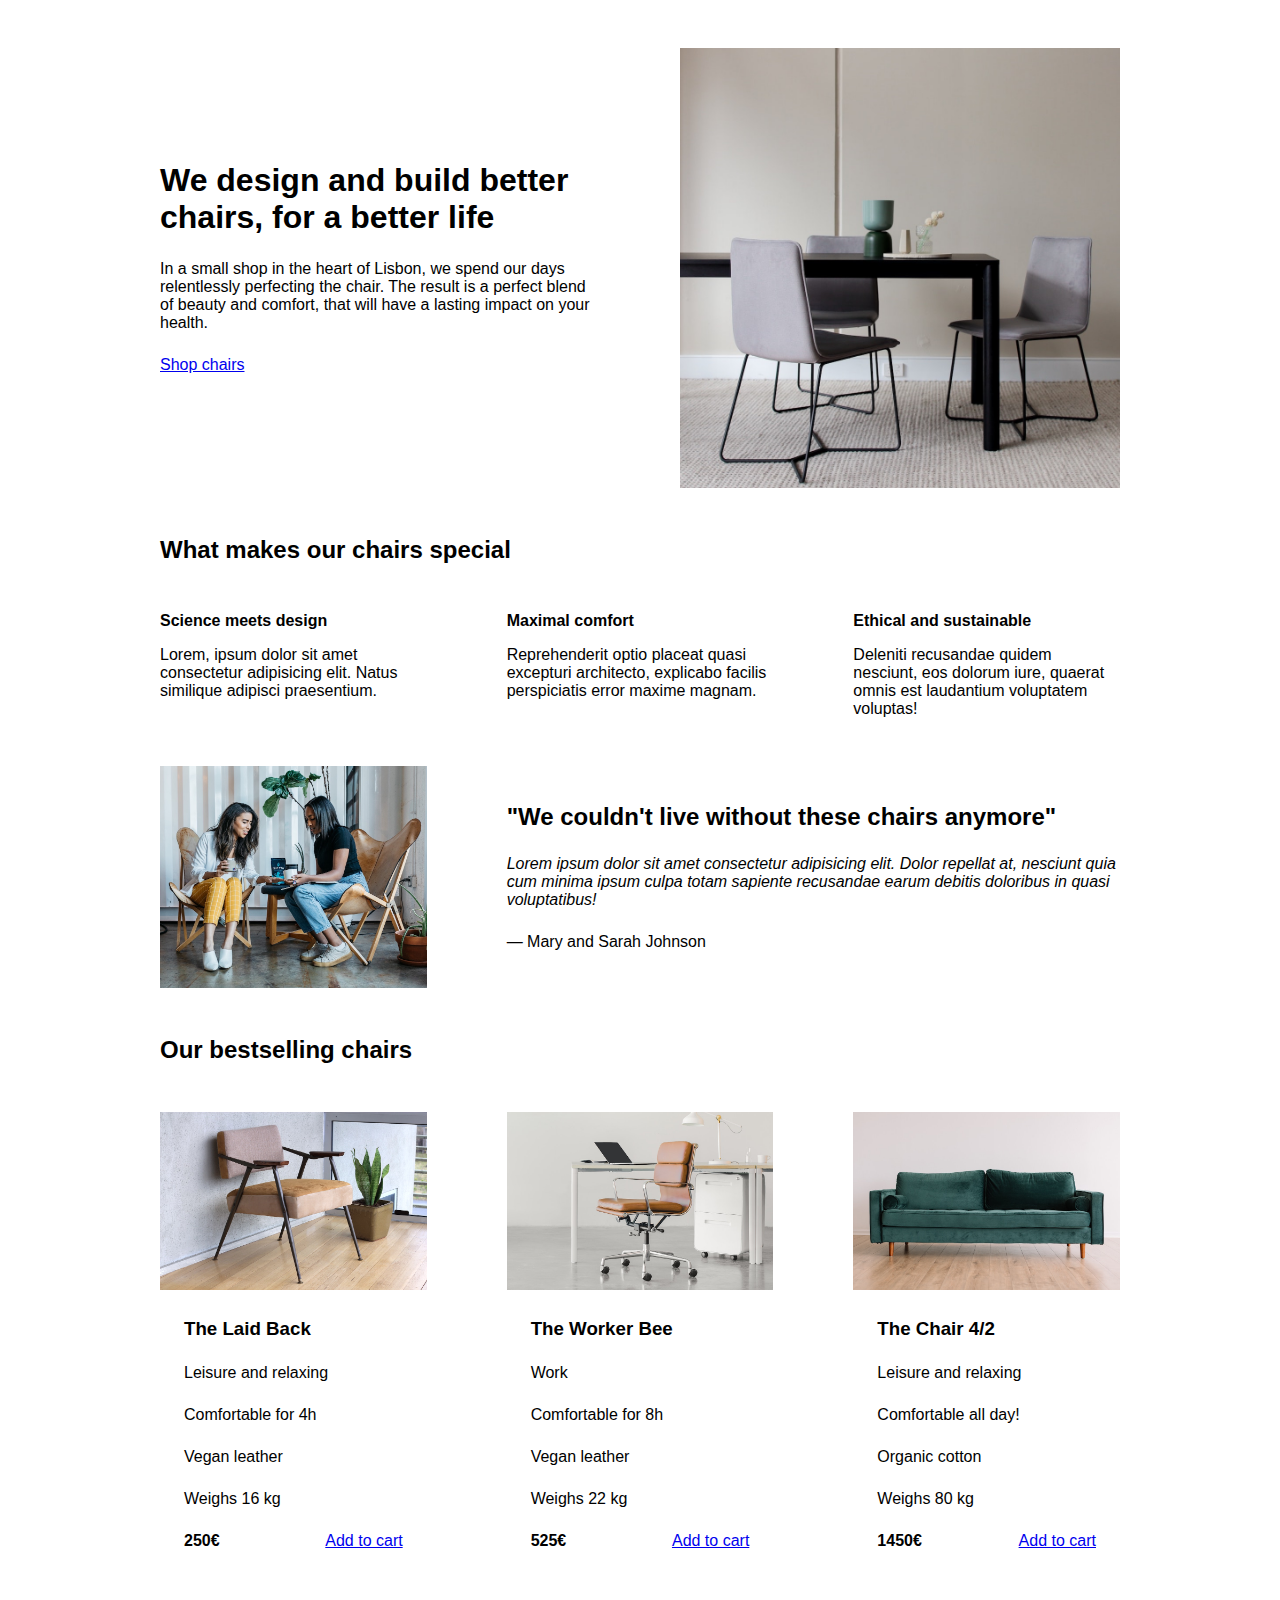
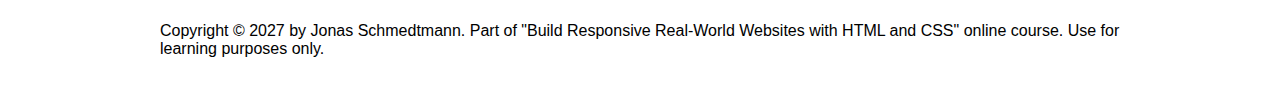
<file: html-css-course-master/starter/05-Design/index.html>
<!DOCTYPE html>
<html lang="en">
  <head>
    <meta charset="UTF-8" />
    <meta http-equiv="X-UA-Compatible" content="IE=edge" />
    <meta name="viewport" content="width=device-width, initial-scale=1.0" />

    <link rel="stylesheet" href="style.css" />
    <title>Lisbon Chair Shop</title>
  </head>
  <body>
    <div class="container">
      <header>
        <div class="header-text-box">
          <h1>We design and build better chairs, for a better life</h1>
          <p class="header-text">
            In a small shop in the heart of Lisbon, we spend our days
            relentlessly perfecting the chair. The result is a perfect blend of
            beauty and comfort, that will have a lasting impact on your health.
          </p>
          <a class="btn btn--big" href="#">Shop chairs</a>
        </div>
        <img src="hero.jpg" alt="Photo" />
      </header>

      <section>
        <h2>What makes our chairs special</h2>
        <div class="grid-3-cols">
          <div>
            <p class="features-title"><strong>Science meets design</strong></p>
            <p class="features-text">
              Lorem, ipsum dolor sit amet consectetur adipisicing elit. Natus
              similique adipisci praesentium.
            </p>
          </div>

          <div>
            <p class="features-title">
              <strong>Maximal comfort</strong>
            </p>
            <p class="features-text">
              Reprehenderit optio placeat quasi excepturi architecto, explicabo
              facilis perspiciatis error maxime magnam.
            </p>
          </div>

          <div>
            <p class="features-title">
              <strong>Ethical and sustainable</strong>
            </p>
            <p class="features-text">
              Deleniti recusandae quidem nesciunt, eos dolorum iure, quaerat
              omnis est laudantium voluptatem voluptas!
            </p>
          </div>
        </div>
      </section>

      <section class="testimonial-section">
        <div class="grid-3-cols">
          <img src="customers.jpg" alt="People sitting on chairs" />
          <div class="testimonial-box">
            <h2>"We couldn't live without these chairs anymore"</h2>
            <blockquote class="testimonial-text">
              Lorem ipsum dolor sit amet consectetur adipisicing elit. Dolor
              repellat at, nesciunt quia cum minima ipsum culpa totam sapiente
              recusandae earum debitis doloribus in quasi voluptatibus!
            </blockquote>
            <p class="testimonial-author">&mdash; Mary and Sarah Johnson</p>
          </div>
        </div>
      </section>

      <section>
        <h2>Our bestselling chairs</h2>
        <div class="grid-3-cols">
          <figure class="chair">
            <img src="chair-1.jpg" alt="Chair" />
            <div class="chair-box">
              <h3>The Laid Back</h3>
              <ul class="chair-details">
                <li>
                  <!-- Span is a generic INLINE text element, it doesn't have any meaning. It's like a div element, but inline -->
                  <span>Leisure and relaxing</span>
                </li>
                <li>
                  <span>Comfortable for 4h</span>
                </li>
                <li>
                  <span>Vegan leather</span>
                </li>
                <li>
                  <span>Weighs 16 kg</span>
                </li>
              </ul>
              <div class="chair-price">
                <strong>250€</strong>
                <a href="#" class="btn btn--small">Add to cart</a>
              </div>
            </div>
          </figure>

          <figure class="chair">
            <img src="chair-2.jpg" alt="Chair" />
            <div class="chair-box">
              <h3>The Worker Bee</h3>
              <ul class="chair-details">
                <li>
                  <span>Work</span>
                </li>
                <li>
                  <span>Comfortable for 8h</span>
                </li>
                <li>
                  <span>Vegan leather</span>
                </li>
                <li>
                  <span>Weighs 22 kg</span>
                </li>
              </ul>
              <div class="chair-price">
                <strong>525€</strong>
                <a href="#" class="btn btn--small">Add to cart</a>
              </div>
            </div>
          </figure>

          <figure class="chair">
            <img src="chair-3.jpg" alt="Chair" />
            <div class="chair-box">
              <h3>The Chair 4/2</h3>
              <ul class="chair-details">
                <li>
                  <span>Leisure and relaxing</span>
                </li>
                <li>
                  <span>Comfortable all day!</span>
                </li>
                <li>
                  <span>Organic cotton</span>
                </li>
                <li>
                  <span>Weighs 80 kg</span>
                </li>
              </ul>
              <div class="chair-price">
                <strong>1450€</strong>
                <a href="#" class="btn btn--small">Add to cart</a>
              </div>
            </div>
          </figure>
        </div>
      </section>

      <footer>
        Copyright &copy; 2027 by Jonas Schmedtmann. Part of "Build Responsive
        Real-World Websites with HTML and CSS" online course. Use for learning
        purposes only.
      </footer>
    </div>
  </body>
</html>
</file>
<file: 03-CSS-FUNDAMENTALS/style.css>
h1,
h2,
h3,
h4,
p,
li {
    font-family: sans-serif;
}

h1 {
    font-size: 26px;
    text-transform: uppercase;
    font-style: italic;
}
h2 {
    font-size: 40px;
}

h3 {
    font-size: 30px;
}
h4 {
    font-size: 20px;
    text-transform: uppercase;
    text-align: center;
}
p {
    font-size: 22px;
    line-height: 1.5;
}

li {
    font-size: 20px;
    line-height: 1.5;
}

footer p {
    font-size: 16px;
}
</file>
<file: html-css-course-master/final/03-CSS-Fundamentals/style.css>
* {
  /* border-top: 10px solid #1098ad; */
  margin: 0;
  padding: 0;
}

/* PAGE SECTIONS */
body {
  color: #444;
  font-family: sans-serif;

  border-top: 10px solid #1098ad;
  position: relative;
}

.container {
  width: 800px;
  /* margin-left: auto;
  margin-right: auto; */
  margin: 0 auto;
}

.main-header {
  background-color: #f7f7f7;
  /* padding: 20px;
  padding-left: 40px;
  padding-right: 40px; */
  padding: 20px 40px;
  margin-bottom: 60px;
  /* height: 80px; */
}

nav {
  font-size: 18px;
  /* text-align: center; */
}

article {
  margin-bottom: 60px;
}

.post-header {
  margin-bottom: 40px;
  /* position: relative; */
}

aside {
  background-color: #f7f7f7;
  border-top: 5px solid #1098ad;
  border-bottom: 5px solid #1098ad;
  /* padding-top: 50px;
  padding-bottom: 50px; */
  padding: 50px 0;
  width: 500px;
}

/* SMALLER ELEMENTS */
h1,
h2,
h3 {
  color: #1098ad;
}

h1 {
  font-size: 26px;
  text-transform: uppercase;
  font-style: italic;
}

h2 {
  font-size: 40px;
  margin-bottom: 30px;
}

h3 {
  font-size: 30px;
  margin-bottom: 20px;
  margin-top: 40px;
}

h4 {
  font-size: 20px;
  text-transform: uppercase;
  text-align: center;
}

p {
  font-size: 22px;
  line-height: 1.5;
  margin-bottom: 15px;
}

ul,
ol {
  margin-left: 50px;
  margin-bottom: 20px;
}

li {
  font-size: 20px;
  margin-bottom: 10px;
  /* display: inline; */
}

li:last-child {
  margin-bottom: 0;
}

/* footer p {
  font-size: 16px;
} */

/* article header p {
  font-style: italic;
} */

#author {
  font-style: italic;
  font-size: 18px;
}

#copyright {
  font-size: 16px;
}

.related-author {
  font-size: 18px;
  font-weight: bold;
}

/* ul {
  list-style: none;
} */

.related {
  list-style: none;
}

body {
  /* background-color: orangered; */
}

/* .first-li {
  font-weight: bold;
} */

li:first-child {
  font-weight: bold;
}

li:last-child {
  font-style: italic;
}

li:nth-child(even) {
  /* color: red; */
}

/* Misconception: this won't work! */
article p:first-child {
  color: red;
}

/* Styling links */
a:link {
  color: #1098ad;
  text-decoration: none;
}

a:visited {
  /* color: #777; */
  color: #1098ad;
}

a:hover {
  color: orangered;
  font-weight: bold;
  text-decoration: underline orangered;
}

a:active {
  background-color: black;
  font-style: italic;
}
/* LVHA */

.post-img {
  width: 100%;
  height: auto;
}

nav a:link {
  /* background-color: orangered;
  margin: 20px;
  padding: 20px;

  display: block; */

  margin-right: 30px;
  margin-top: 10px;
  display: inline-block;
}

nav a:link:last-child {
  margin-right: 0;
}

button {
  font-size: 22px;
  padding: 20px;
  cursor: pointer;

  position: absolute;
  /* top: 50px;
  left: 50px; */
  bottom: 50px;
  right: 50px;
}

h1::first-letter {
  font-style: normal;
  margin-right: 5px;
}

h3 + p::first-line {
  /* color: red; */
}

h2 {
  /* background-color: orange; */
  position: relative;
}

h2::before {
  content: "TOP";
  background-color: #ffe70e;
  color: #444;
  font-size: 16px;
  font-weight: bold;
  display: inline-block;
  padding: 5px 10px;
  position: absolute;
  top: -10px;
  right: -25px;
}

/* Resolving conflicts */
/* #copyright {
  color: red;
}

.copyright {
  color: blue;
}

.text {
  color: yellow;
}

footer p {
  color: green !important;
} */

/* nav a:link,
nav p {
  font-size: 18px;
} */
</file>
<file: html-css-course-master/final/04-CSS-Layouts/style.css>
* {
  /* border-top: 10px solid #1098ad; */
  margin: 0;
  padding: 0;
  box-sizing: border-box;
}

/* PAGE SECTIONS */
body {
  color: #444;
  font-family: sans-serif;

  border-top: 10px solid #1098ad;
  position: relative;
}

.container {
  width: 1200px;
  /* margin-left: auto;
  margin-right: auto; */
  margin: 0 auto;
}

.main-header {
  background-color: #f7f7f7;
  /* padding: 20px;
  padding-left: 40px;
  padding-right: 40px; */
  padding: 20px 40px;
  /* margin-bottom: 60px; */
  /* height: 80px; */
}

nav {
  font-size: 18px;
  /* text-align: center; */
}

article {
  /* margin-bottom: 60px; */
}

.post-header {
  margin-bottom: 40px;
  /* position: relative; */
}

aside {
  background-color: #f7f7f7;
  border-top: 5px solid #1098ad;
  border-bottom: 5px solid #1098ad;
  padding: 50px 40px;
}

/* SMALLER ELEMENTS */
h1,
h2,
h3 {
  color: #1098ad;
}

h1 {
  font-size: 26px;
  text-transform: uppercase;
  font-style: italic;
}

h2 {
  font-size: 40px;
  margin-bottom: 30px;
}

h3 {
  font-size: 30px;
  margin-bottom: 20px;
  margin-top: 40px;
}

h4 {
  font-size: 20px;
  text-transform: uppercase;
  text-align: center;
  margin-bottom: 30px;
}

p {
  font-size: 22px;
  line-height: 1.5;
  margin-bottom: 15px;
}

ul,
ol {
  margin-left: 50px;
  margin-bottom: 20px;
}

li {
  font-size: 20px;
  margin-bottom: 10px;
  /* display: inline; */
}

li:last-child {
  margin-bottom: 0;
}

/* footer p {
  font-size: 16px;
} */

/* article header p {
  font-style: italic;
} */

#author {
  font-style: italic;
  font-size: 18px;
}

#copyright {
  font-size: 16px;
}

.related-author {
  font-size: 18px;
  font-weight: bold;
}

/* ul {
  list-style: none;
} */

.related {
  list-style: none;
  margin-left: 0;
}

body {
  /* background-color: orangered; */
}

/* .first-li {
  font-weight: bold;
} */

li:first-child {
  font-weight: bold;
}

li:last-child {
  font-style: italic;
}

li:nth-child(even) {
  /* color: red; */
}

/* Misconception: this won't work! */
article p:first-child {
  color: red;
}

/* Styling links */
a:link {
  color: #1098ad;
  text-decoration: none;
}

a:visited {
  /* color: #777; */
  color: #1098ad;
}

a:hover {
  color: orangered;
  font-weight: bold;
  text-decoration: underline orangered;
}

a:active {
  background-color: black;
  font-style: italic;
}
/* LVHA */

.post-img {
  width: 100%;
  height: auto;
}

nav a:link {
  /* background-color: orangered;
  margin: 20px;
  padding: 20px;

  display: block; */

  margin-right: 30px;
  display: inline-block;
}

nav a:link:last-child {
  margin-right: 0;
}

button {
  font-size: 22px;
  padding: 20px;
  cursor: pointer;

  position: absolute;
  /* top: 50px;
  left: 50px; */
  bottom: 50px;
  right: 50px;
}

h1::first-letter {
  font-style: normal;
  margin-right: 5px;
}

h3 + p::first-line {
  /* color: red; */
}

h2 {
  /* background-color: orange; */
  position: relative;
}

h2::before {
  content: "TOP";
  background-color: #ffe70e;
  color: #444;
  font-size: 16px;
  font-weight: bold;
  display: inline-block;
  padding: 5px 10px;
  position: absolute;
  top: -10px;
  right: -25px;
}

/* Resolving conflicts */
/* #copyright {
  color: red;
}

.copyright {
  color: blue;
}

.text {
  color: yellow;
}

footer p {
  color: green !important;
} */

/* nav a:link,
nav p {
  font-size: 18px;
} */

/* FLOATS */
/*
.author-img {
  float: left;
  margin-bottom: 20px;
}

.author {
  float: left;
  margin-top: 10px;
  margin-left: 20px;
}

h1 {
  float: left;
}

nav {
  float: right;
}

.clear {
  clear: both;
}

.clearfix::after {
  clear: both;
  content: "";
  display: block;
}

article {
  width: 825px;
  float: left;
}

aside {
  width: 300px;
  float: right;
}

footer {
  clear: both;
}
*/

/* FLEXBOX */
.main-header {
  display: flex;
  align-items: center;
  justify-content: space-between;
}

.author-box {
  display: flex;
  align-items: center;
  margin-bottom: 15px;
}

.author {
  margin-bottom: 0;
  margin-left: 15px;
}

.related-post {
  display: flex;
  align-items: center;
  gap: 20px;
  margin-bottom: 30px;
}

.related-link:link {
  font-size: 17px;
  font-weight: bold;
  font-style: normal;
  margin-bottom: 5px;
  display: block;
}

.related-author {
  margin-bottom: 0;
  font-size: 14px;
  font-weight: normal;
  font-style: italic;
}

/* FLEXBOX LAYOUT */
/* .row {
  display: flex;
  align-items: flex-start;
  gap: 75px;
  margin-bottom: 60px;
}

article {
  flex: 1;
  margin-bottom: 0;
}

aside {
  
  DEFAULTS:
  flex-grow: 0;
  flex-shrink: 1;
  flex-basis: auto;

  flex: 0 0 300px;
} */

/* CSS GRID LAYOUT */
.container {
  display: grid;
  grid-template-columns: 1fr 300px;
  column-gap: 75px;
  row-gap: 60px;
  align-items: start;
}

.main-header {
  /* grid-column: 1 / span 2; */
  grid-column: 1 / -1;
}

article {
}

aside {
}

footer {
  grid-column: 1 / -1;
}
</file>
<file: html-css-course-master/final/05-Design/style.css>
/*
SPACING SYSTEM (px)
2 / 4 / 8 / 12 / 16 / 24 / 32 / 48 / 64 / 80 / 96 / 128

FONT SIZE SYSTEM (px)
10 / 12 / 14 / 16 / 18 / 20 / 24 / 30 / 36 / 44 / 52 / 62 / 74 / 86 / 98
*/

/* 
MAIN COLOR: #087f5b
GREY COLOR: #343a40
*/

* {
  margin: 0;
  padding: 0;
  box-sizing: border-box;
}

/* ------------------------ */
/* GENERAL STYLES */
/* ------------------------ */
body {
  font-family: "Inter", sans-serif;
  color: #343a40;
  border-bottom: 8px solid #087f5b;
}

.container {
  width: 960px;
  margin: 0 auto;
}

header,
section {
  margin-bottom: 96px;
}

h2 {
  margin-bottom: 48px;
  font-size: 36px;
  letter-spacing: -0.5px;
  /* 24 / 30 / 36 */
}

.grid-3-cols {
  display: grid;
  grid-template-columns: repeat(3, 1fr);
  column-gap: 80px;
}

.btn:link,
.btn:visited {
  background-color: #087f5b;
  color: #fff;
  text-decoration: none;
  text-transform: uppercase;
  font-weight: 500;

  display: inline-block;
  border-radius: 100px;
}

.btn:hover,
.btn:active {
  background-color: #099268;
}

.btn--big {
  font-size: 18px;
  padding: 16px 32px;
}

.btn--small {
  font-size: 14px;
  padding: 8px 12px;
}

img {
  border-radius: 12px;
}

/* ------------------------ */
/* COMPONENT STYLES */
/* ------------------------ */

/* HEADER */
header {
  display: grid;
  grid-template-columns: repeat(2, 1fr);
  column-gap: 80px;
  margin-top: 64px;
}

.header-text-box {
  align-self: center;
}

h1 {
  margin-bottom: 32px;
  font-size: 44px;
  line-height: 1.1;
  letter-spacing: -1px;
  /* 44 / 52 / 62 */

  /* text-shadow: 0 5px 5px rgba(0, 0, 0, 0.2); */
}

.header-text {
  margin-bottom: 24px;
  font-size: 18px;
  line-height: 1.7;
}

img {
  width: 100%;
}

/* FEATURES */
.features-icon {
  stroke: #087f5b;
  width: 32px;
  heigh: 32px;
  margin-bottom: 24px;
}

.features-title {
  margin-bottom: 16px;
  font-size: 20px;
}

.features-text {
  font-size: 18px;
  line-height: 1.7;
}

/* TESTIMONIAL */
.testimonial-section {
  background-color: #087f5b;
  color: #fff;
  padding: 24px;
  border-radius: 12px;
}

.testimonial-box {
  grid-column: 2 / -1;
  align-self: center;
}

.testimonial-box h2 {
  margin-bottom: 24px;
  /* 20 / 24 / 30 */
  font-size: 24px;
}

.testimonial-text {
  font-style: italic;
  margin-bottom: 24px;
  font-size: 18px;
  line-height: 1.7;
  color: ##e6fcf5;
}

.testimonial-author {
  color: #c3fae8;
}

/* CHAIRS */
.chair {
  box-shadow: 0 20px 30px 0 rgba(0, 0, 0, 0.07);
  border-radius: 12px;
}

.chair img {
  border-bottom-left-radius: 0;
  border-bottom-right-radius: 0;
}

.chair-box {
  padding: 32px;
}

h3 {
  margin-bottom: 24px;
  font-size: 20px;
}

.chair-details {
  list-style: none;
  margin-bottom: 48px;
}

.chair-details li {
  display: flex;
  align-items: center;
  gap: 12px;
  margin-bottom: 16px;
}

.chair-details li:last-child {
  margin-bottom: 0;
}

.chair-icon {
  stroke: #087f5b;
  width: 24px;
  height: 24px;
}

.chair-price {
  display: flex;
  justify-content: space-between;
  align-items: center;
  font-size: 20px;
}

footer {
  margin-bottom: 48px;
  font-size: 14px;
  color: #495057;
}
</file>
<file: html-css-course-master/starter/05-Design/style.css>
/*
SPACING SYSTEM (px)
2 / 4 / 8 / 12 / 16 / 24 / 32 / 48 / 64 / 80 / 96 / 128

FONT SIZE SYSTEM (px)
10 / 12 / 14 / 16 / 18 / 20 / 24 / 30 / 36 / 44 / 52 / 62 / 74 / 86 / 98
*/

* {
  margin: 0;
  padding: 0;
  box-sizing: border-box;
}

/* ------------------------ */
/* GENERAL STYLES */
/* ------------------------ */
body {
  font-family: sans-serif;
}

.container {
  width: 960px;
  margin: 0 auto;
}

header,
section {
  margin-bottom: 48px;
}

h2 {
  margin-bottom: 48px;
}

.grid-3-cols {
  display: grid;
  grid-template-columns: repeat(3, 1fr);
  column-gap: 80px;
}

/* ------------------------ */
/* COMPONENT STYLES */
/* ------------------------ */

/* HEADER */
header {
  display: grid;
  grid-template-columns: repeat(2, 1fr);
  column-gap: 80px;
  margin-top: 48px;
}

.header-text-box {
  align-self: center;
}

h1 {
  margin-bottom: 24px;
}

.header-text {
  margin-bottom: 24px;
}

img {
  width: 100%;
}

/* FEATURES */
.features-icon {
}

.features-title {
  margin-bottom: 16px;
}

.features-text {
}

/* TESTIMONIAL */
.testimonial-section {
}

.testimonial-box {
  grid-column: 2 / -1;
  align-self: center;
}

.testimonial-box h2 {
  margin-bottom: 24px;
}

.testimonial-text {
  font-style: italic;
  margin-bottom: 24px;
}

/* CHAIRS */
.chair-box {
  padding: 24px;
}

h3 {
  margin-bottom: 24px;
}

.chair-details {
  list-style: none;
  margin-bottom: 24px;
}

.chair-details li {
  display: flex;
  align-items: center;
  gap: 12px;
  margin-bottom: 24px;
}

.chair-details li:last-child {
  margin-bottom: 0;
}

.chair-icon {
}

.chair-price {
  display: flex;
  justify-content: space-between;
}

footer {
  margin-bottom: 48px;
}
</file>
